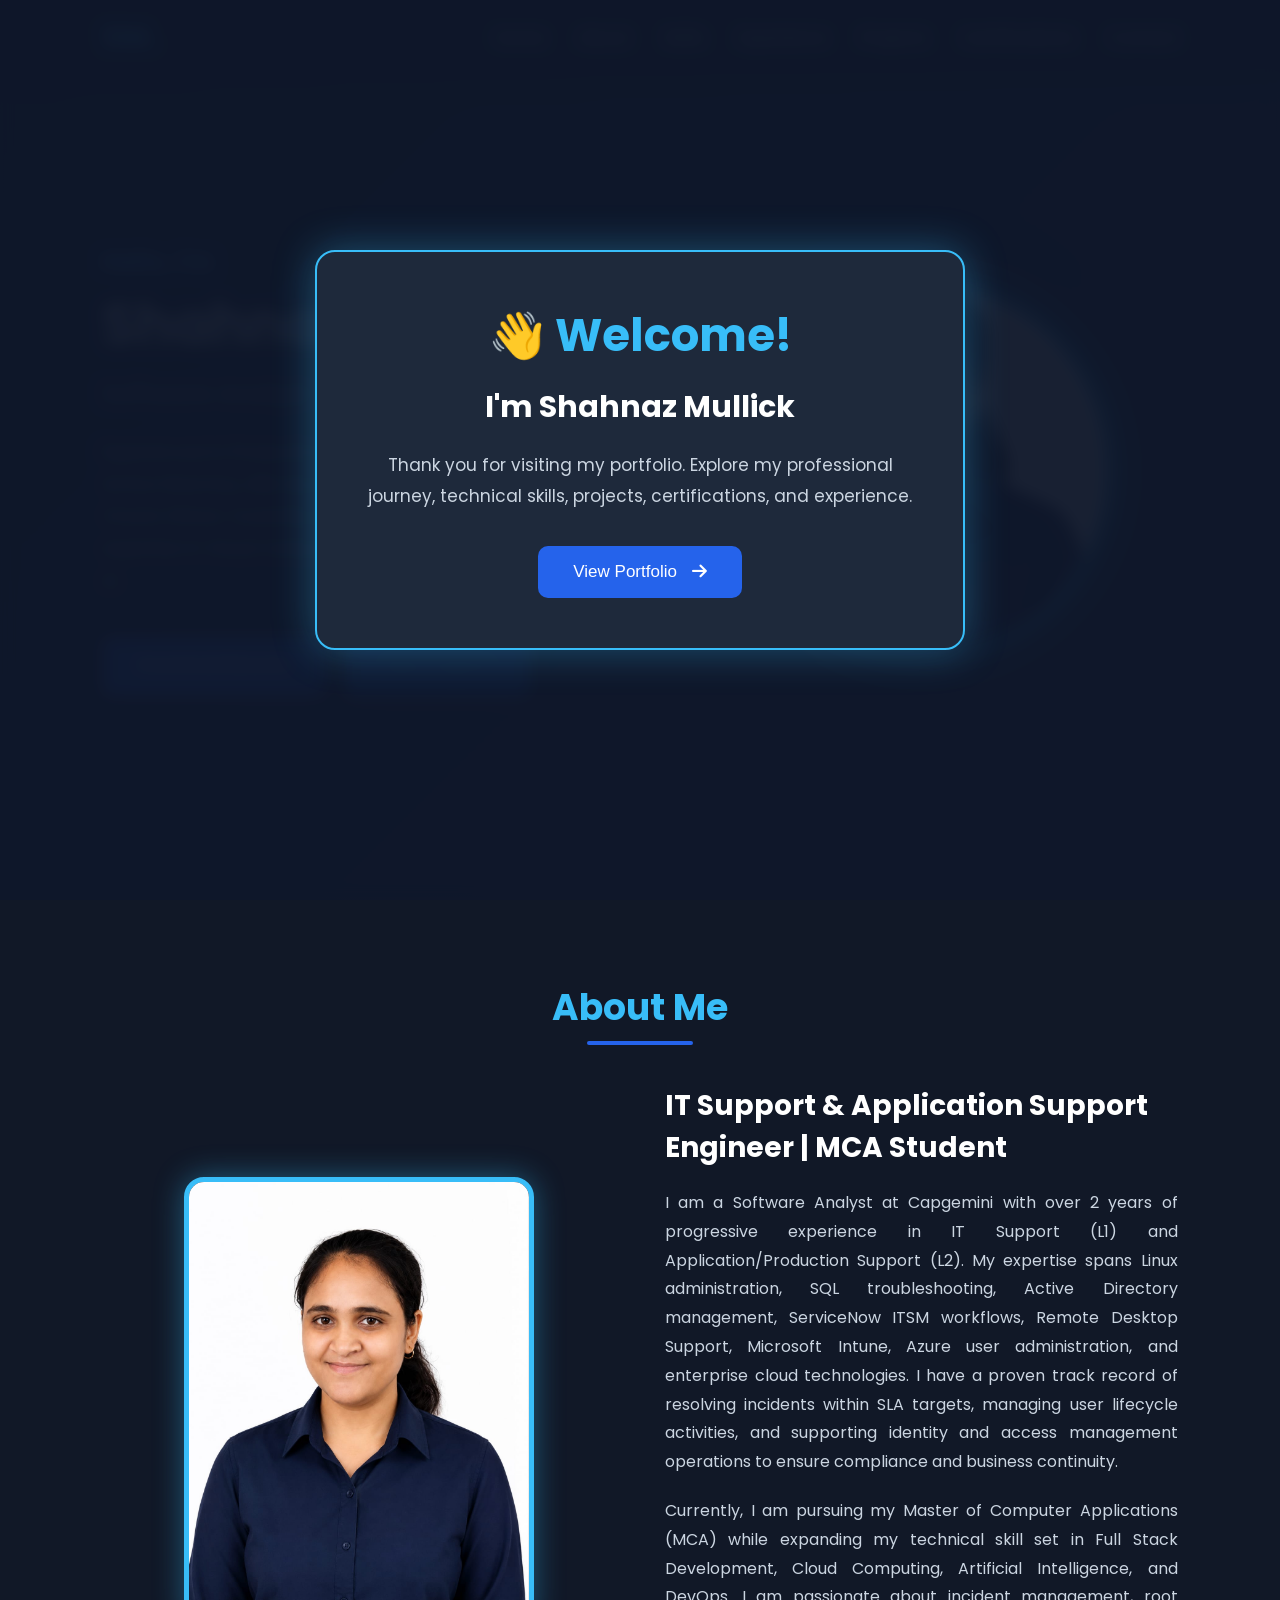
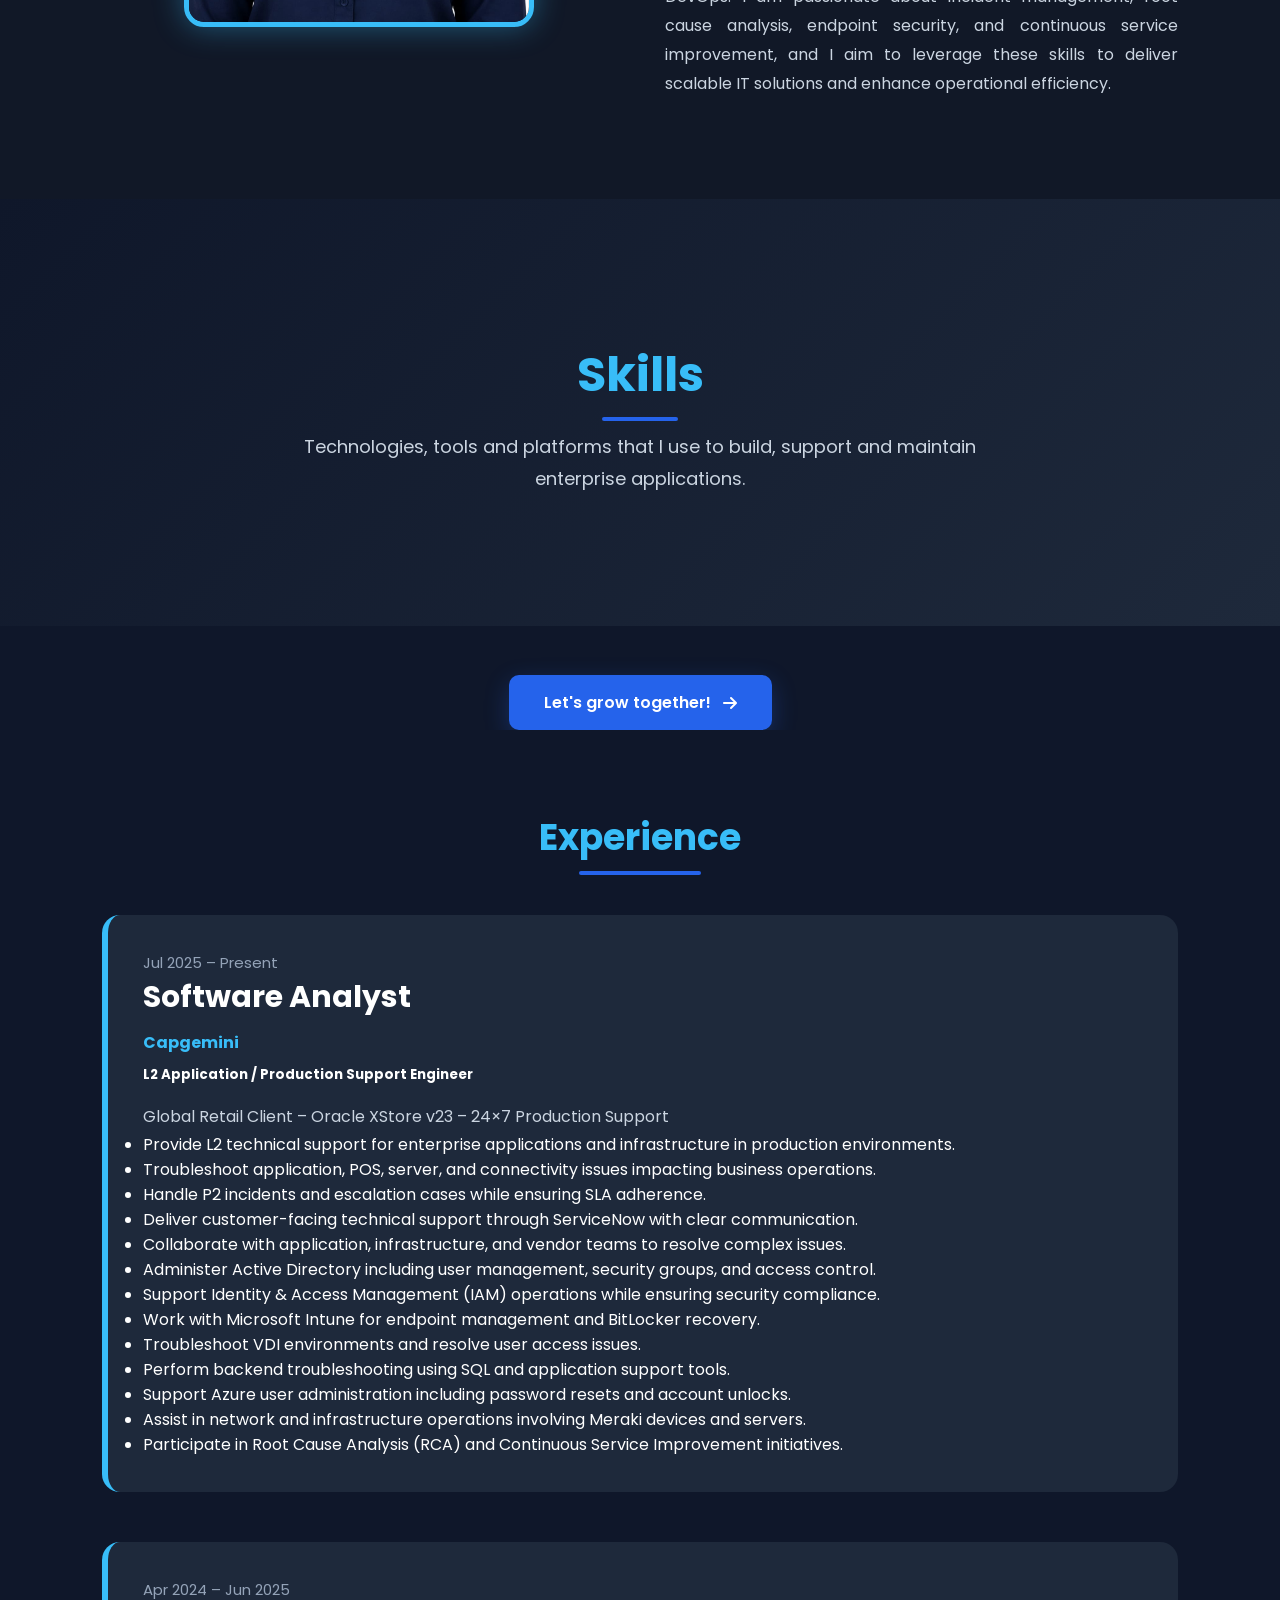
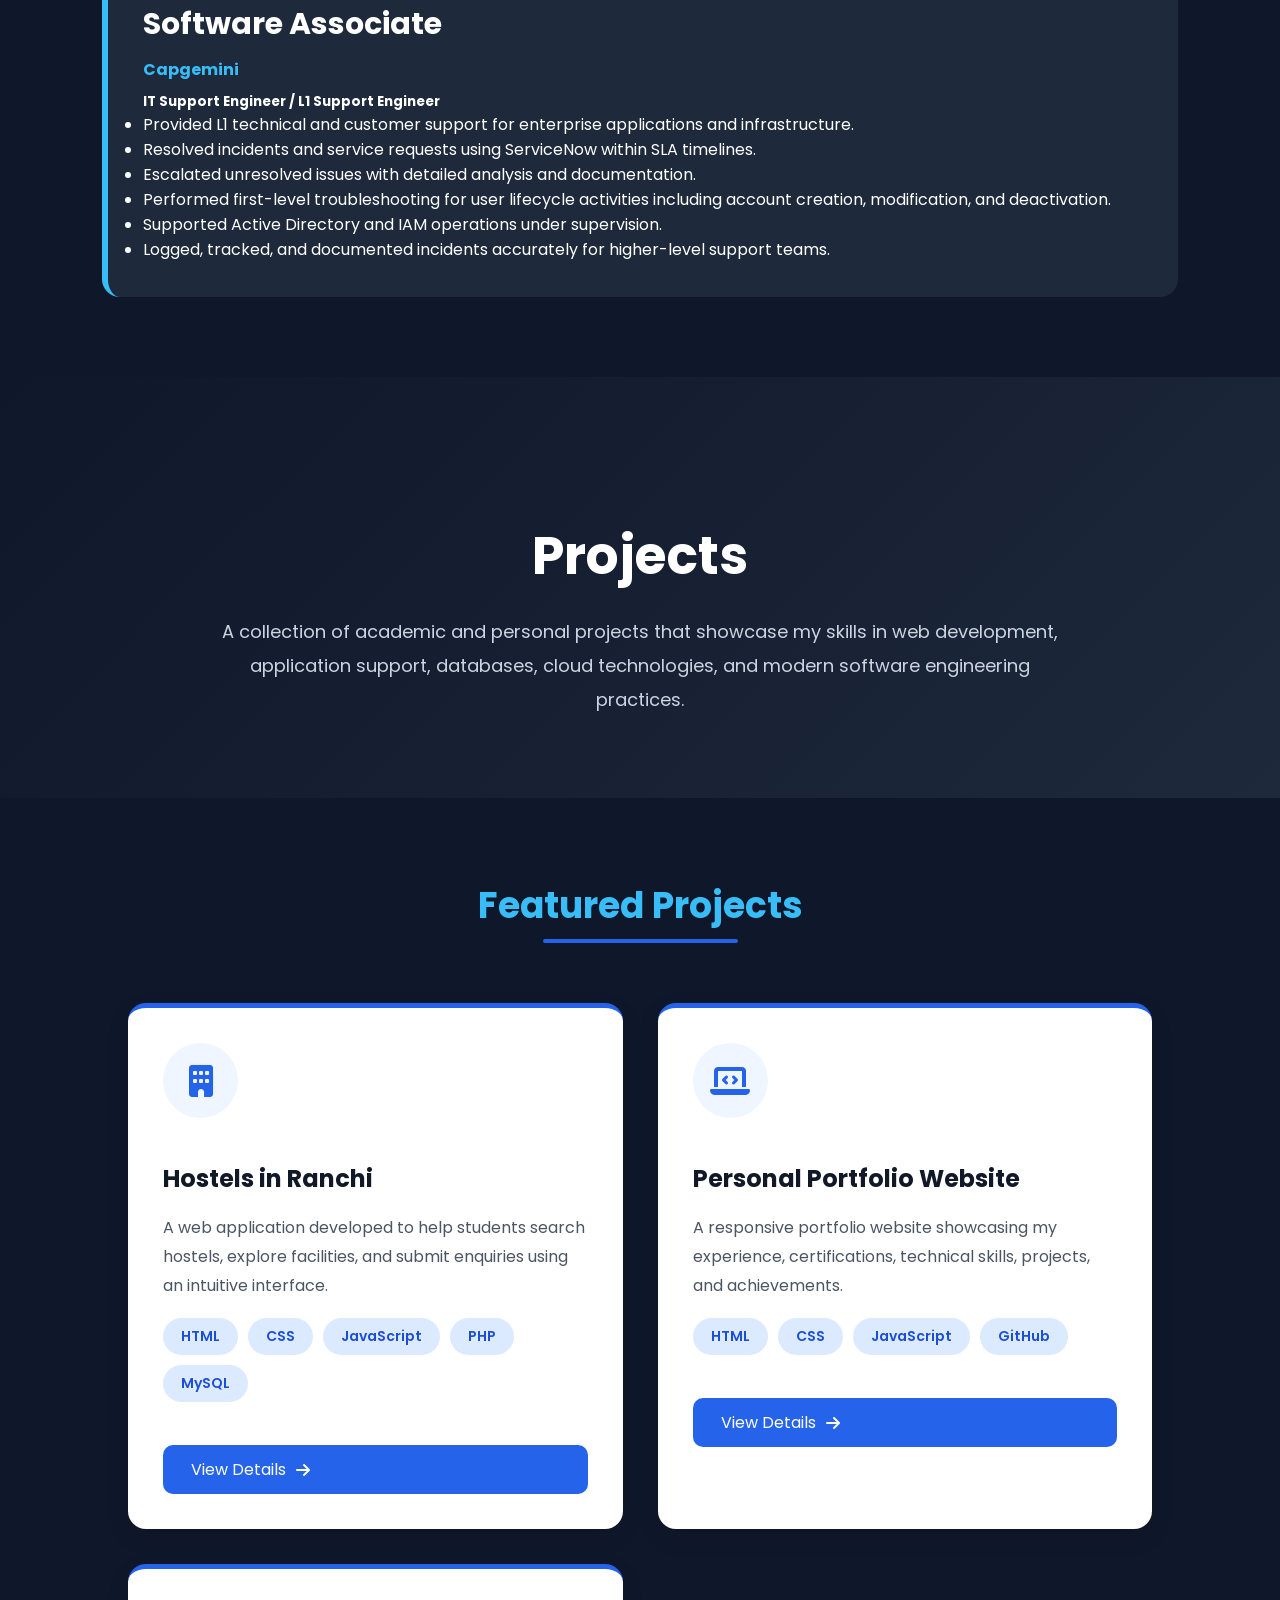
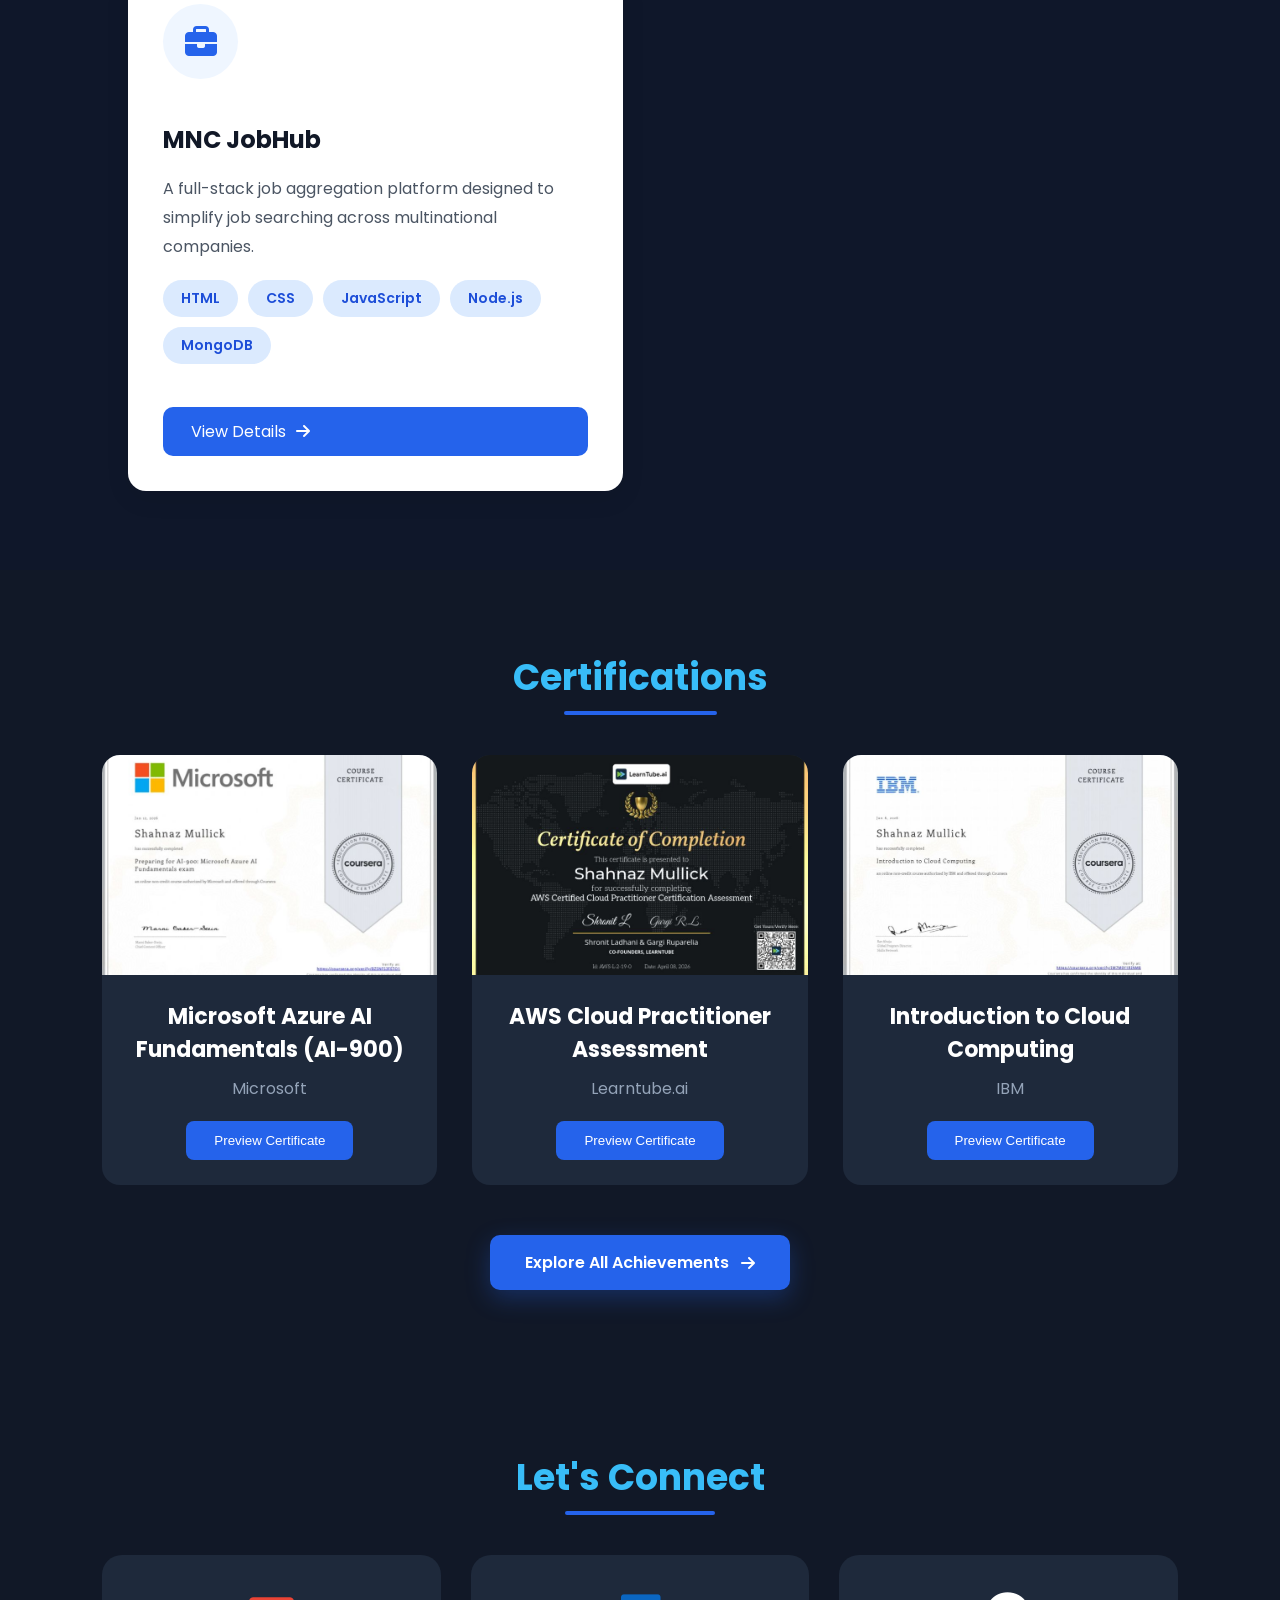
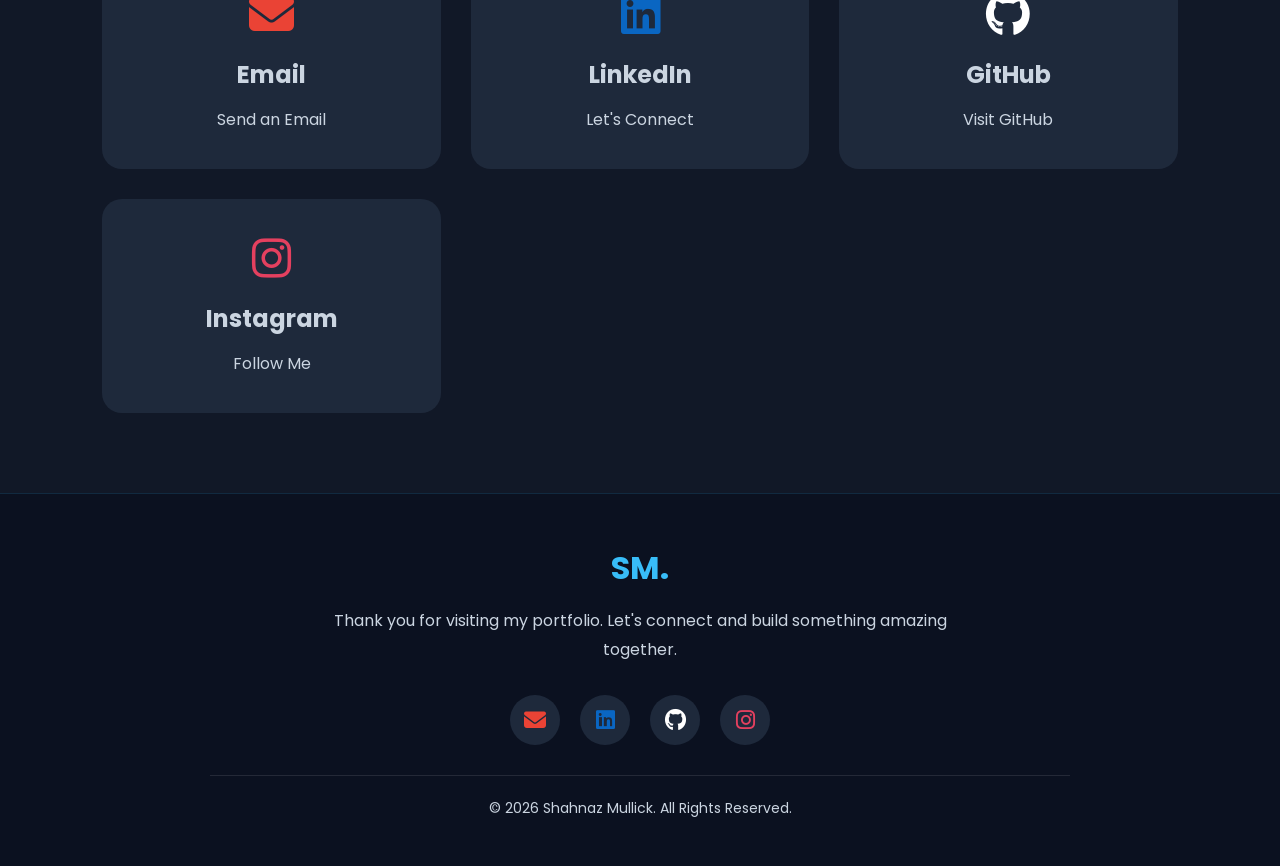
<file: index.html>
<!DOCTYPE html>
<html lang="en">

<head>

<meta charset="UTF-8">

<meta name="viewport" content="width=device-width, initial-scale=1.0">

<title>Shahnaz Mullick | Portfolio</title>

<link rel="stylesheet" href="css/style.css">

<link rel="preconnect" href="https://fonts.googleapis.com">

<link rel="preconnect" href="https://fonts.gstatic.com" crossorigin>

<link href="https://fonts.googleapis.com/css2?family=Poppins:wght@300;400;500;600;700&display=swap" rel="stylesheet">

<link rel="stylesheet"
href="https://cdnjs.cloudflare.com/ajax/libs/font-awesome/6.6.0/css/all.min.css">

</head>

<body>

    <!-- ===========================
     WELCOME SCREEN
=========================== -->

<div id="welcomeScreen">

    <div class="welcome-box">

        <h1>👋 Welcome!</h1>

        <h2>I'm Shahnaz Mullick</h2>

        <p>
            Thank you for visiting my portfolio.
            Explore my professional journey, technical skills,
            projects, certifications, and experience.
        </p>

        <button id="continueBtn">
            View Portfolio
            <i class="fa-solid fa-arrow-right"></i>
        </button>

    </div>

</div>


<nav>

    <div class="logo">
        <h2>SM.</h2>
    </div>

    <ul class="nav-links">

        <li><a href="index.html?skipWelcome=true">Home</a></li>

        <li><a href="#about">About</a></li>

        <li><a href="#skills">Skills</a></li>

        <li><a href="#experience">Experience</a></li>

        <li><a href="#projects">Projects</a></li>

        <li><a href="#certifications">Certifications</a></li>

        <li><a href="#contact">Contact</a></li>

    </ul>

    <div class="menu-btn">

        ☰

    </div>

</nav>

<section class="hero" id="home">


<div class="left">

<h4>Hello, I'm</h4>

<h1>Shahnaz Mullick</h1>

<h2><span id="changing-text">Software Analyst</span></h2>


<p>
    Experienced in Production Support, Enterprise Applications,
    Active Directory, IAM, Azure, Microsoft Intune, SQL, and Oracle XStore.
    Currently pursuing MCA and expanding my expertise in Cloud Computing,
    Full Stack Development, and AI.
</p>

<div class="buttons">

<a href="resume/Shahnaz_Mullick_Resume.pdf" download>
    Download Resume
</a>

<a href="#projects">View Projects</a>

</div>

</div>

<div class="right">

<img src="images/profile.jpeg" alt="Profile">

</div>

</section>


<!-- ABOUT -->

<section class="about reveal" id="about">

    <div class="section-title">
        <h2>About Me</h2>
    </div>

    <div class="about-container">

        <div class="about-image">
            <img src="images/profile.jpeg" alt="Shahnaz Mullick">
        </div>

        <div class="about-content">

            <h3>IT Support & Application Support Engineer | MCA Student</h3>

            <p>
                I am a Software Analyst at Capgemini with over 2 years of progressive experience in IT Support (L1) and
                 Application/Production Support (L2). 
                My expertise spans Linux administration, SQL troubleshooting, 
                Active Directory management, ServiceNow ITSM workflows, Remote Desktop Support, 
                Microsoft Intune, Azure user administration, and enterprise cloud technologies.
                 I have a proven track record of resolving incidents within SLA targets, 
                 managing user lifecycle activities, and supporting identity and 
                 access management operations to ensure compliance and business continuity.
            </p>

            <p>
                Currently, I am pursuing my Master of Computer Applications (MCA) 
                while expanding my technical skill set in Full Stack Development, 
                Cloud Computing, Artificial Intelligence, and DevOps. 
                I am passionate about incident management, root cause analysis, endpoint security, 
                and continuous service improvement, and I aim to leverage these skills to deliver scalable IT solutions and enhance operational efficiency.
            </p>

        </div>

    </div>

</section>

<!-- SKILLS -->

<section class="skills-hero reveal" id="skills">

    <div class="section-title">

        <h2>Skills</h2>

        <p>
            Technologies, tools and platforms that I use to build,
            support and maintain enterprise applications.
        </p>

    </div>

</section>


<div class="certificate-btn">
    <a href="skills.html" class="view-all-btn">
        Let's grow together!
        <i class="fa-solid fa-arrow-right"></i>
    </a>
</div>


<!-- EXPERIENCE -->

<section class="experience reveal" id="experience">

    <div class="section-title">
        <h2>Experience</h2>
    </div>

    <div class="experience-container">

        <!-- Current Role -->

        <div class="experience-card">

            <span class="experience-date">Jul 2025 – Present</span>

            <h3>Software Analyst</h3>

            <h4>Capgemini</h4>

            <h5>L2 Application / Production Support Engineer</h5>

            <p class="project-name">
                Global Retail Client – Oracle XStore v23 – 24×7 Production Support
            </p>

            <ul>

                <li>Provide L2 technical support for enterprise applications and infrastructure in production environments.</li>

                <li>Troubleshoot application, POS, server, and connectivity issues impacting business operations.</li>

                <li>Handle P2 incidents and escalation cases while ensuring SLA adherence.</li>

                <li>Deliver customer-facing technical support through ServiceNow with clear communication.</li>

                <li>Collaborate with application, infrastructure, and vendor teams to resolve complex issues.</li>

                <li>Administer Active Directory including user management, security groups, and access control.</li>

                <li>Support Identity & Access Management (IAM) operations while ensuring security compliance.</li>

                <li>Work with Microsoft Intune for endpoint management and BitLocker recovery.</li>

                <li>Troubleshoot VDI environments and resolve user access issues.</li>

                <li>Perform backend troubleshooting using SQL and application support tools.</li>

                <li>Support Azure user administration including password resets and account unlocks.</li>

                <li>Assist in network and infrastructure operations involving Meraki devices and servers.</li>

                <li>Participate in Root Cause Analysis (RCA) and Continuous Service Improvement initiatives.</li>

            </ul>

        </div>

        <!-- Previous Role -->

        <div class="experience-card">

            <span class="experience-date">Apr 2024 – Jun 2025</span>

            <h3>Software Associate</h3>

            <h4>Capgemini</h4>

            <h5>IT Support Engineer / L1 Support Engineer</h5>

            <ul>

                <li>Provided L1 technical and customer support for enterprise applications and infrastructure.</li>

                <li>Resolved incidents and service requests using ServiceNow within SLA timelines.</li>

                <li>Escalated unresolved issues with detailed analysis and documentation.</li>

                <li>Performed first-level troubleshooting for user lifecycle activities including account creation, modification, and deactivation.</li>

                <li>Supported Active Directory and IAM operations under supervision.</li>

                <li>Logged, tracked, and documented incidents accurately for higher-level support teams.</li>

            </ul>

        </div>

    </div>

</section>


<section class="projects-hero reveal" id="projects">

    <div class="hero-content">

        <h1>Projects</h1>

        <p>
            A collection of academic and personal projects that showcase my
            skills in web development, application support, databases,
            cloud technologies, and modern software engineering practices.
        </p>

    </div>

</section>


<section class="projects reveal">

<div class="section-title">

<h2>Featured Projects</h2>

</div>

<div class="project-container">


    <div class="project-card">

    <div class="project-icon">

        <i class="fa-solid fa-building"></i>

    </div>

    <h3>Hostels in Ranchi</h3>

    <p>

        A web application developed to help students search hostels,
        explore facilities, and submit enquiries using an intuitive interface.

    </p>

    <div class="tech-stack">

        <span>HTML</span>

        <span>CSS</span>

        <span>JavaScript</span>

        <span>PHP</span>

        <span>MySQL</span>

    </div>

    <a href="projects.html#project1" class="project-btn">

        View Details

        <i class="fa-solid fa-arrow-right"></i>

    </a>

</div>


<div class="project-card">

    <div class="project-icon">

        <i class="fa-solid fa-laptop-code"></i>

    </div>

    <h3>Personal Portfolio Website</h3>

    <p>

        A responsive portfolio website showcasing my experience,
        certifications, technical skills, projects, and achievements.

    </p>

    <div class="tech-stack">

        <span>HTML</span>

        <span>CSS</span>

        <span>JavaScript</span>

        <span>GitHub</span>

    </div>

    <a href="projects.html#project2" class="project-btn">
        View Details

        <i class="fa-solid fa-arrow-right"></i>

    </a>

</div>


<div class="project-card">

    <div class="project-icon">

        <i class="fa-solid fa-briefcase"></i>

    </div>

    <h3>MNC JobHub</h3>

    <p>

        A full-stack job aggregation platform designed to simplify
        job searching across multinational companies.

    </p>

    <div class="tech-stack">

        <span>HTML</span>

        <span>CSS</span>

        <span>JavaScript</span>

        <span>Node.js</span>

        <span>MongoDB</span>

    </div>



    <a href="projects.html#project3" class="project-btn">

        View Details

        <i class="fa-solid fa-arrow-right"></i>

    </a>

</div>


</div>

</section>

<!-- ===========================
     CERTIFICATIONS
=========================== -->

<section class="certifications reveal" id="certifications">

    <div class="section-title">
        <h2>Certifications</h2>
    </div>

    <div class="certificate-container">

        <!-- Certificate 1 -->

        <div class="certificate-card">

           <img src="images/certificate-AI-900.jpg" alt="AI-900">
            <div class="certificate-info">

                <h3>Microsoft Azure AI Fundamentals (AI-900)</h3>

                <p>Microsoft</p>

                <button onclick="openCertificate('images/certificate-AI-900.jpg')">
                    Preview Certificate
                </button>

            </div>

        </div>

        <!-- Certificate 2 -->



        <div class="certificate-card">

            <img src="images/certificate-AWS cloud.jpg" alt="AWS">

            <div class="certificate-info">

                <h3>AWS Cloud Practitioner Assessment</h3>

                <p>Learntube.ai</p>

                <button onclick="openCertificate('images/certificate-AWS cloud.jpg')">
                    Preview Certificate
                </button>

            </div>

        </div>

        



        

        <!-- Certificate 3 -->

        <div class="certificate-card">

            <img src="images/certificate-introduction cloud computing.jpg" alt="IBM">

            <div class="certificate-info">

                <h3>Introduction to Cloud Computing</h3>

                <p>IBM</p>

                <button onclick="openCertificate('images/certificate-introduction cloud computing.jpg')">
                    Preview Certificate
                </button>

            </div>

        </div>

    </div>


    <div class="certificate-btn">
    <a href="certificates.html" class="view-all-btn">
        Explore All Achievements
        <i class="fa-solid fa-arrow-right"></i>
    </a>
</div>


</section>





<!-- CONTACT -->

<section class="contact reveal" id="contact">

    <div class="section-title">
        <h2>Let's Connect</h2>
    </div>
    

    <div class="contact-container">

        <div class="contact-card email">

            <i class="fa-solid fa-envelope"></i>

            <h3> <a href="mailto:shahnazz2801@gmail.com">Email</a></h3>

            <a href="mailto:shahnazz2801@gmail.com">
                Send an Email
            </a>

        </div>

        <div class="contact-card linkedin">

            <i class="fa-brands fa-linkedin"></i>

            <h3><a href="https://www.linkedin.com/in/shahnaz-mullick-7532b7250" target="_blank">LinkedIn</a></h3>

            <a href="https://www.linkedin.com/in/shahnaz-mullick-7532b7250" target="_blank">
                Let's Connect
            </a>

        </div>

        <div class="contact-card github">

            <i class="fa-brands fa-github"></i>

            <h3><a href="https://github.com/shah2801" target="_blank">GitHub</a></h3>

            <a href="https://github.com/shah2801" target="_blank">
                Visit GitHub
            </a>

        </div>

        <div class="contact-card instagram">

    <i class="fa-brands fa-instagram"></i>

    <h3><a href="https://instagram.com/shahnu_2101" target="_blank">Instagram</a></h3>

    <a href="https://instagram.com/shahnu_2101" target="_blank">
        Follow Me
    </a>

</div>

    </div>

</section>



<div id="certificatePopup">

    <span id="closePopup">&times;</span>

    <img id="popupImage">

</div>

<!-- FOOTER -->

<footer class="footer">

    <div class="footer-content">

        <h2>SM.</h2>

        <p>
            Thank you for visiting my portfolio.
            Let's connect and build something amazing together.
        </p>

        <div class="footer-social">

            <a href="mailto:shahnazz2801@gmail.com">
                <i class="fa-solid fa-envelope"></i>
            </a>

            <a href="https://www.linkedin.com/in/shahnaz-mullick-7532b7250" target="_blank">
                <i class="fa-brands fa-linkedin"></i>
            </a>

            <a href="https://github.com/shah2801" target="_blank">
                <i class="fa-brands fa-github"></i>
            </a>

            <a href="https://instagram.com/shahnu_2101" target="_blank">
                <i class="fa-brands fa-instagram"></i>
            </a>

        </div>

        <hr>

        <p class="copyright">
            © 2026 Shahnaz Mullick. All Rights Reserved.
        </p>

    </div>

</footer>



<script src="js/script.js"></script>





</body>

</html>
</file>
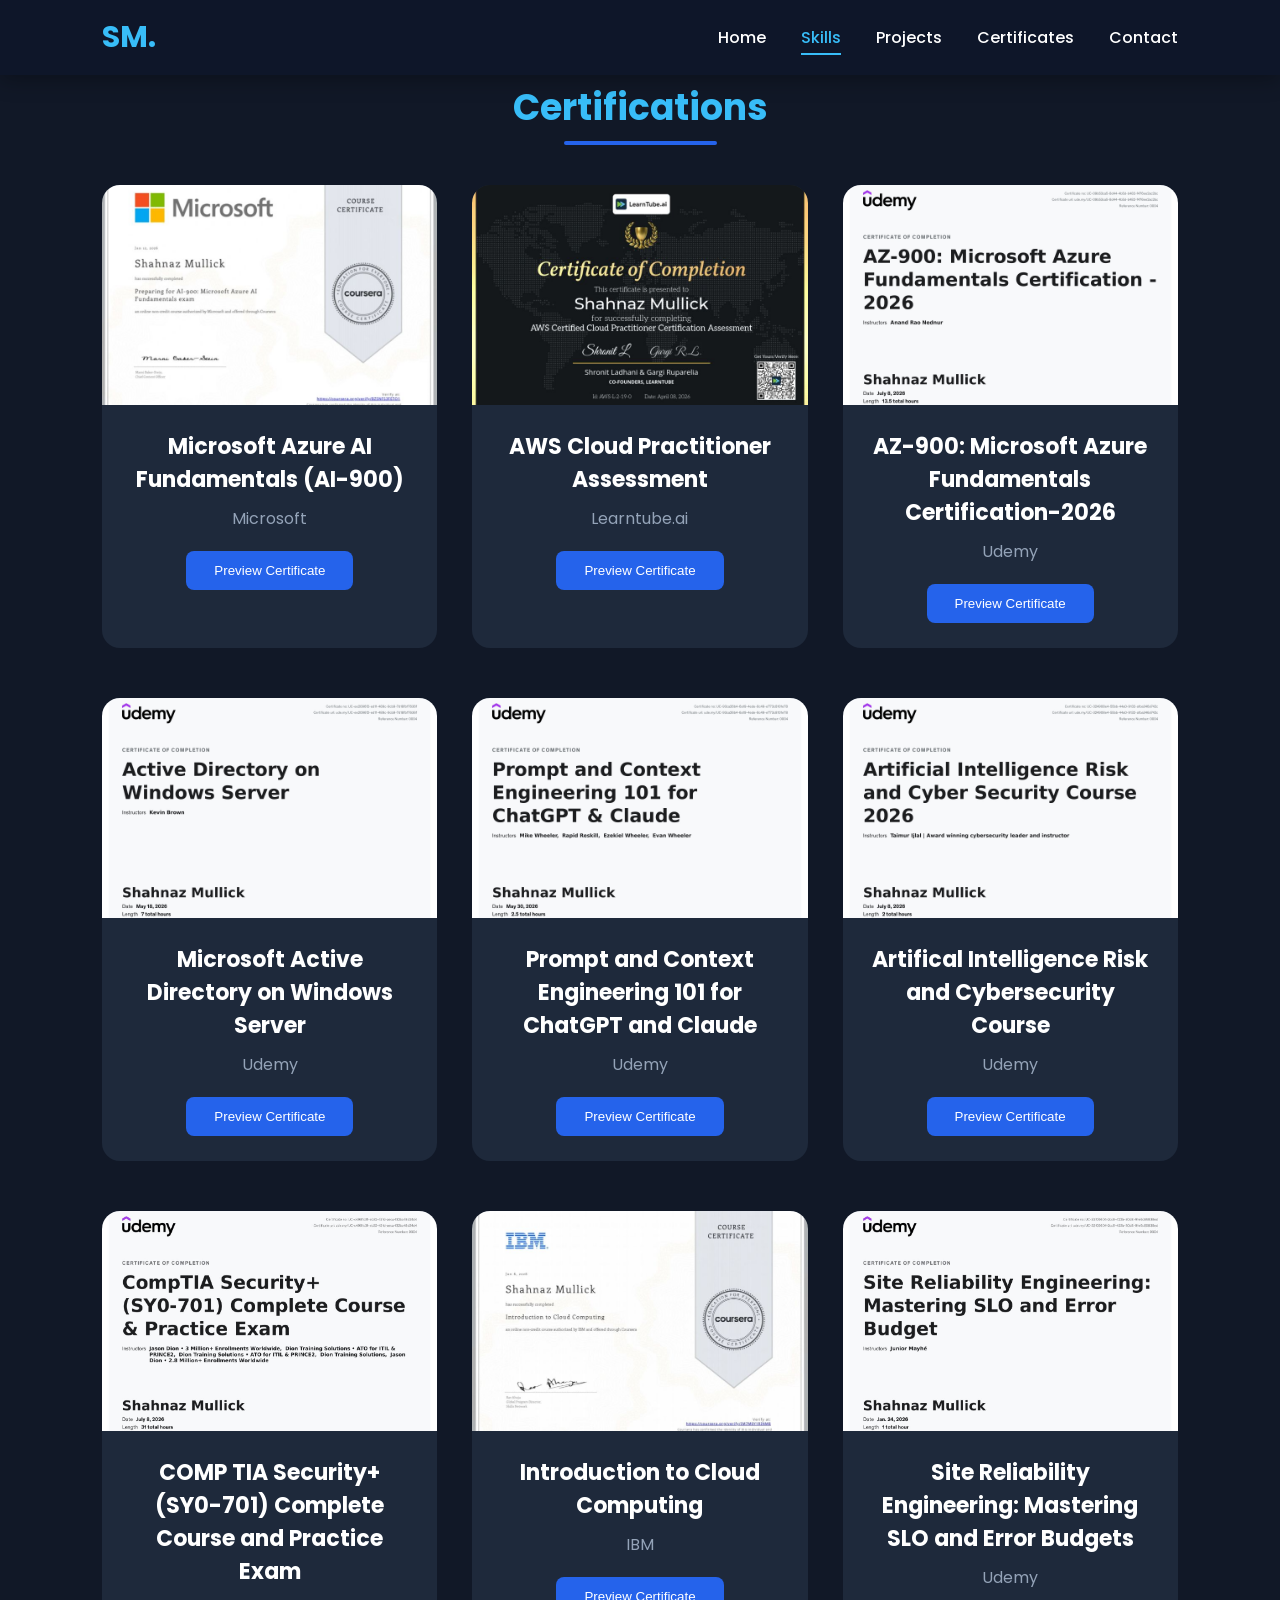
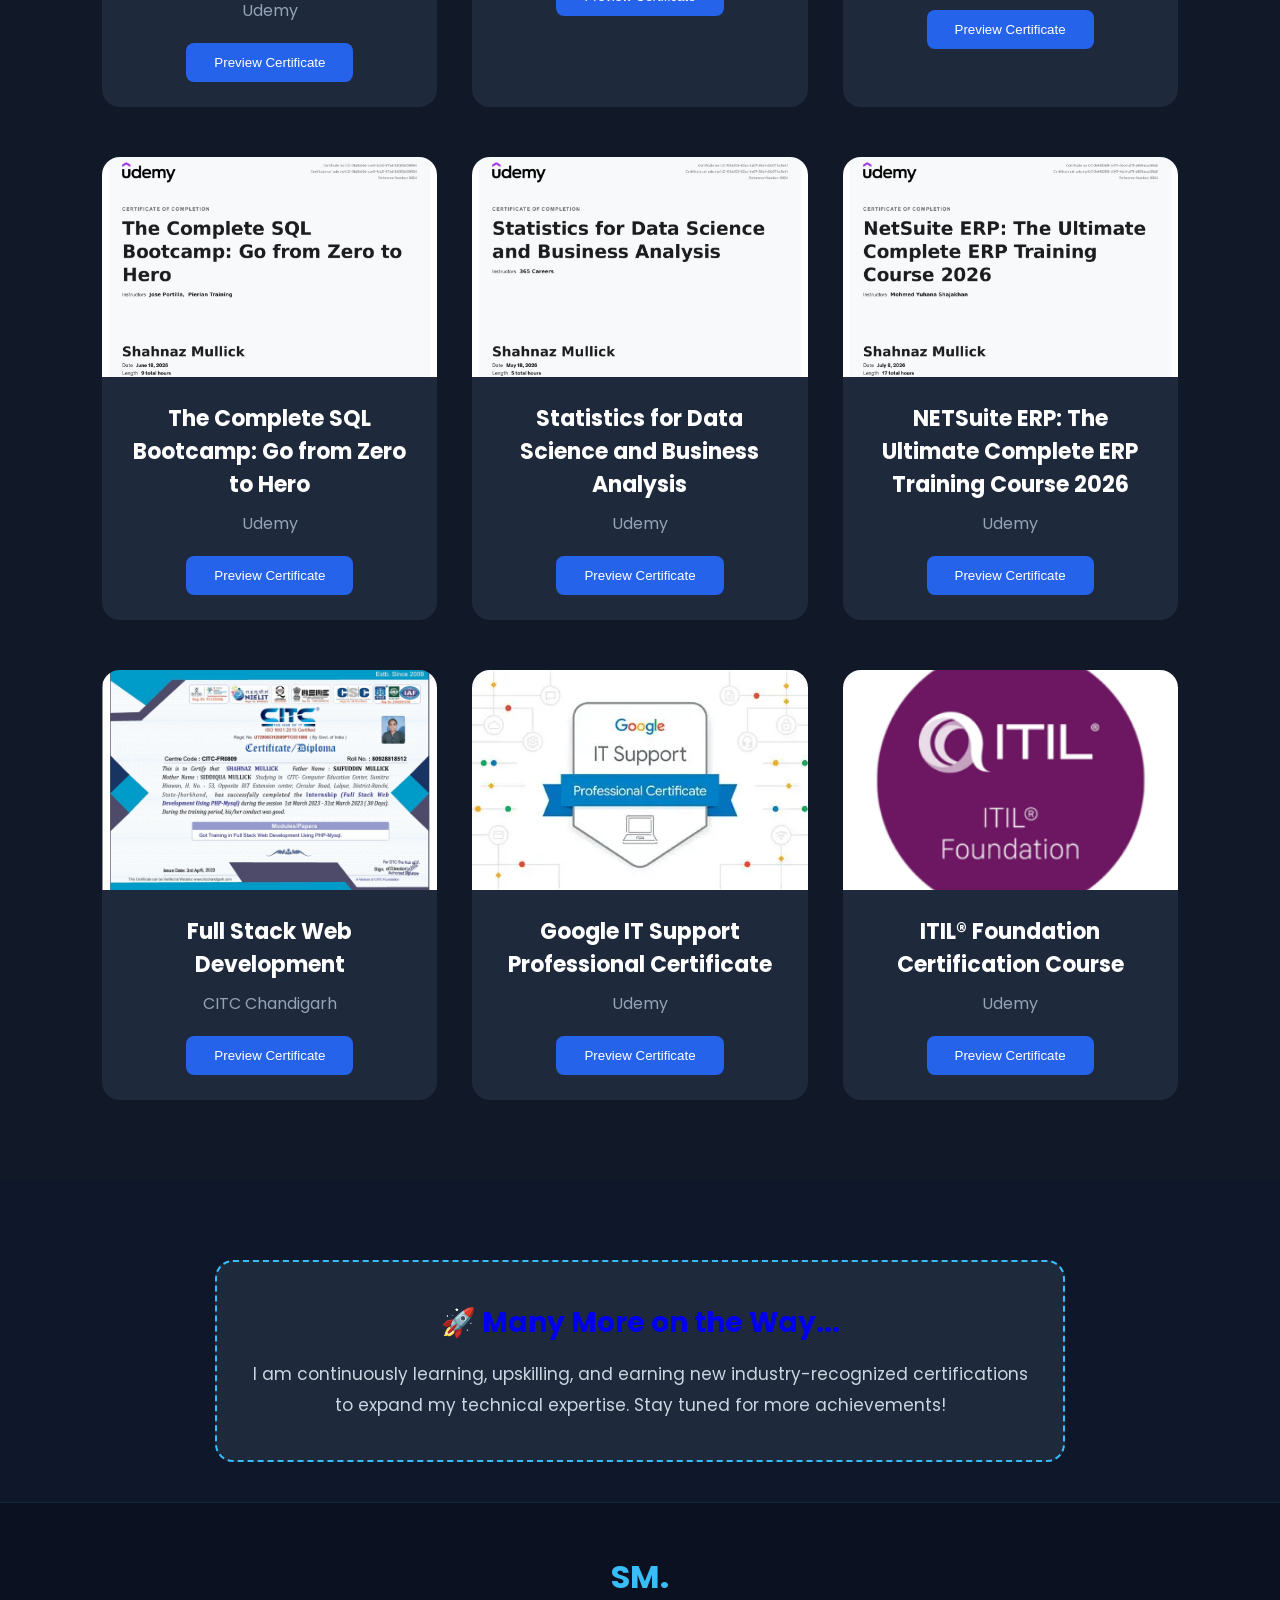
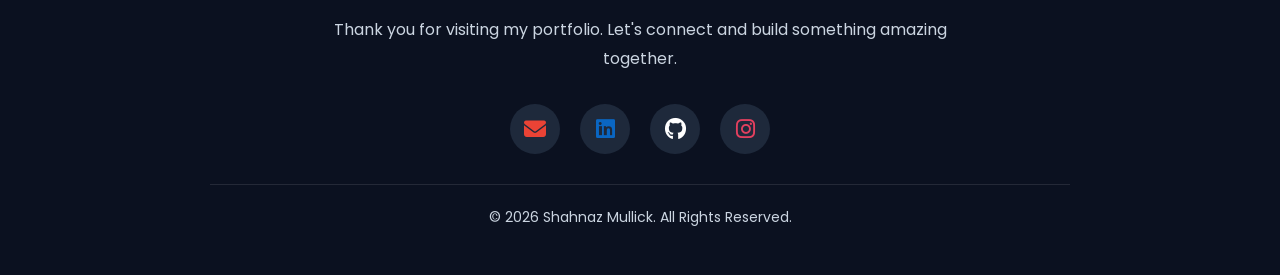
<file: certificates.html>
<!DOCTYPE html>
<html lang="en">

<head>

<meta charset="UTF-8">

<meta name="viewport" content="width=device-width, initial-scale=1.0">

<title>Shahnaz Mullick | Portfolio</title>

<link rel="stylesheet" href="css/style.css">

<link rel="preconnect" href="https://fonts.googleapis.com">

<link rel="preconnect" href="https://fonts.gstatic.com" crossorigin>

<link href="https://fonts.googleapis.com/css2?family=Poppins:wght@300;400;500;600;700&display=swap" rel="stylesheet">

<link rel="stylesheet"
href="https://cdnjs.cloudflare.com/ajax/libs/font-awesome/6.6.0/css/all.min.css">

</head>

<body>


<nav>

    <div class="logo">
        <h2>SM.</h2>
    </div>


    <ul class="nav-links">

        <li><a href="index.html?skipWelcome=true">Home</a></li>
        <li><a href="skills.html" class="active">Skills</a></li>
        <li><a href="projects.html">Projects</a></li>
        <li><a href="certificates.html">Certificates</a></li>
        <li><a href="index.html?skipWelcome=true#contact">Contact</a></li>

    </ul>

    <div class="menu-btn">

        ☰

    </div>

</nav>

<!-- ===========================
     CERTIFICATIONS
=========================== -->

<section class="certifications" id="certifications">

    <div class="section-title">
        <h2>Certifications</h2>
    </div>

    <div class="certificate-container">

        <!-- Certificate 1 -->

        <div class="certificate-card">

           <img src="images/certificate-AI-900.jpg" alt="AI-900">
            <div class="certificate-info">

                <h3>Microsoft Azure AI Fundamentals (AI-900)</h3>

                <p>Microsoft</p>

                <button onclick="openCertificate('images/certificate-AI-900.jpg')">
                    Preview Certificate
                </button>

            </div>

        </div>

        <!-- Certificate 2 -->



        <div class="certificate-card">

            <img src="images/certificate-AWS cloud.jpg" alt="AWS">

            <div class="certificate-info">

                <h3>AWS Cloud Practitioner Assessment</h3>

                <p>Learntube.ai</p>

                <button onclick="openCertificate('images/certificate-AWS cloud.jpg')">
                    Preview Certificate
                </button>

            </div>

        </div>

        



        

        <!-- Certificate 3 -->

        <div class="certificate-card">

            <img src="images/certificate-AZ-900.jpg" alt="IBM">

            <div class="certificate-info">

                <h3>AZ-900: Microsoft Azure Fundamentals Certification-2026</h3>

                <p>Udemy</p>

                <button onclick="openCertificate('images/certificate-AZ-900.jpg')">
                    Preview Certificate
                </button>

            </div>

        </div>

    </div>


<div class="certificate-container">

        <!-- Certificate 4 -->

        <div class="certificate-card">

           <img src="images/certificate-active directory.jpg" alt="Active Directory">
            <div class="certificate-info">

                <h3>Microsoft Active Directory on Windows Server</h3>

                <p>Udemy</p>

                <button onclick="openCertificate('images/certificate-active directory.jpg')">
                    Preview Certificate
                </button>

            </div>

        </div>

        <!-- Certificate 5 -->

        <div class="certificate-card">

            <img src="images/certificate-chatgpt.jpg" alt="IBM">

            <div class="certificate-info">

                <h3>Prompt and Context Engineering 101 for ChatGPT and Claude</h3>

                <p>Udemy</p>

                <button onclick="openCertificate('images/certificate-chatgpt.jpg')">
                    Preview Certificate
                </button>

            </div>

        </div> 





        



        

        <!-- Certificate 6 -->

       <div class="certificate-card">

            <img src="images/certificate-AI.jpg" alt="AWS">

            <div class="certificate-info">

                <h3>Artifical Intelligence Risk and Cybersecurity Course</h3>

                <p>Udemy</p>

                <button onclick="openCertificate('images/certificate-AI.jpg')">
                    Preview Certificate
                </button>

            </div>

        </div>

    </div>


    <div class="certificate-container">

        <!-- Certificate 7 -->

        <div class="certificate-card">

           <img src="images/certificate-comp.jpg" alt="COMP TIA Security+">
            <div class="certificate-info">

                <h3>COMP TIA Security+ (SY0-701) Complete Course and Practice Exam</h3>

                <p>Udemy</p>

                <button onclick="openCertificate('images/certificate-comp.jpg')">
                    Preview Certificate
                </button>

            </div>

        </div>

        <!-- Certificate 8 -->

        


        <div class="certificate-card">

            <img src="images/certificate-introduction cloud computing.jpg" alt="IBM">

            <div class="certificate-info">

                <h3>Introduction to Cloud Computing</h3>

                <p>IBM</p>

                <button onclick="openCertificate('images/certificate-introduction cloud computing.jpg')">
                    Preview Certificate
                </button>

            </div>

        </div>
        



        

        <!-- Certificate 9 -->

        <div class="certificate-card">

            <img src="images/certificate-slo.jpg" alt="AWS">

            <div class="certificate-info">

                <h3>Site Reliability Engineering: Mastering SLO and Error Budgets</h3>

                <p>Udemy</p>

                <button onclick="openCertificate('images/certificate-slo.jpg')">
                    Preview Certificate
                </button>

            </div>

        </div>

    </div>



    <div class="certificate-container">

        <!-- Certificate 10 -->

        <div class="certificate-card">

           <img src="images/certificate-sql.jpg" alt="SQL">
            <div class="certificate-info">

                <h3>The Complete SQL Bootcamp: Go from Zero to Hero</h3>

                <p>Udemy</p>

                <button onclick="openCertificate('images/certificate-sql.jpg')">
                    Preview Certificate
                </button>

            </div>

        </div>

        <!-- Certificate 11 -->



        <div class="certificate-card">

            <img src="images/certificate-datascience.jpg" alt="data science">

            <div class="certificate-info">

                <h3>Statistics for Data Science and Business Analysis</h3>

                <p>Udemy</p>

                <button onclick="openCertificate('images/certificate-datascience.jpg')">
                    Preview Certificate
                </button>

            </div>

        </div>

        



        

        <!-- Certificate 12 -->

        <div class="certificate-card">

            <img src="images/certificate-net.jpg" alt="NETSuite">

            <div class="certificate-info">

                <h3>NETSuite ERP: The Ultimate Complete ERP Training Course 2026</h3>

                <p>Udemy</p>

                <button onclick="openCertificate('images/certificate-net.jpg')">
                    Preview Certificate
                </button>

            </div>

        </div>

    </div>


    <div class="certificate-container">

        <!-- Certificate 1 -->

        <div class="certificate-card">

           <img src="images/web.jpeg" alt="web development">
            <div class="certificate-info">

                <h3>Full Stack Web Development</h3>

                <p>CITC Chandigarh</p>

                <button onclick="openCertificate('images/web.jpeg')">
                    Preview Certificate
                </button>

            </div>

        </div>

        <!-- Certificate 2 -->



        <div class="certificate-card">

            <img src="images/gooogle.webp" alt="Google IT Support">

            <div class="certificate-info">

                <h3>Google IT Support Professional Certificate</h3>

                <p>Udemy</p>

                <button onclick="openCertificate('images/gooogle.webp')">
                    Preview Certificate
                </button>

            </div>

        </div>

        



        

        <!-- Certificate 3 -->

        <div class="certificate-card">

            <img src="images/ITIL.png" alt="ITIL">

            <div class="certificate-info">

                <h3>ITIL® Foundation Certification Course</h3>

                <p>Udemy</p>

                <button onclick="openCertificate('images/ITIL.png')">
                    Preview Certificate
                </button>

            </div>

        </div>

    </div>




</section>





   <div id="certificatePopup">

    <span id="closePopup">&times;</span>

    <img id="popupImage">

</div> 
    


<div class="more-certificates">
    <h3><a href="index.html">🚀 Many More on the Way...</a></h3>
    <p>
        I am continuously learning, upskilling, and earning new industry-recognized certifications to expand my technical expertise.
        Stay tuned for more achievements!
    </p>
</div>


<!-- FOOTER -->

<footer class="footer">

    <div class="footer-content">

        <h2>SM.</h2>

        <p>
            Thank you for visiting my portfolio.
            Let's connect and build something amazing together.
        </p>

        <div class="footer-social">

            <a href="mailto:shahnazz2801@gmail.com">
                <i class="fa-solid fa-envelope"></i>
            </a>

            <a href="https://www.linkedin.com/in/shahnaz-mullick-7532b7250" target="_blank">
                <i class="fa-brands fa-linkedin"></i>
            </a>

            <a href="https://github.com/shah2801" target="_blank">
                <i class="fa-brands fa-github"></i>
            </a>

            <a href="https://instagram.com/shahnu_2101" target="_blank">
                <i class="fa-brands fa-instagram"></i>
            </a>

        </div>

        <hr>

        <p class="copyright">
            © 2026 Shahnaz Mullick. All Rights Reserved.
        </p>

    </div>

</footer>


<script src="js/script.js"></script>

</body>

</html>
</file>
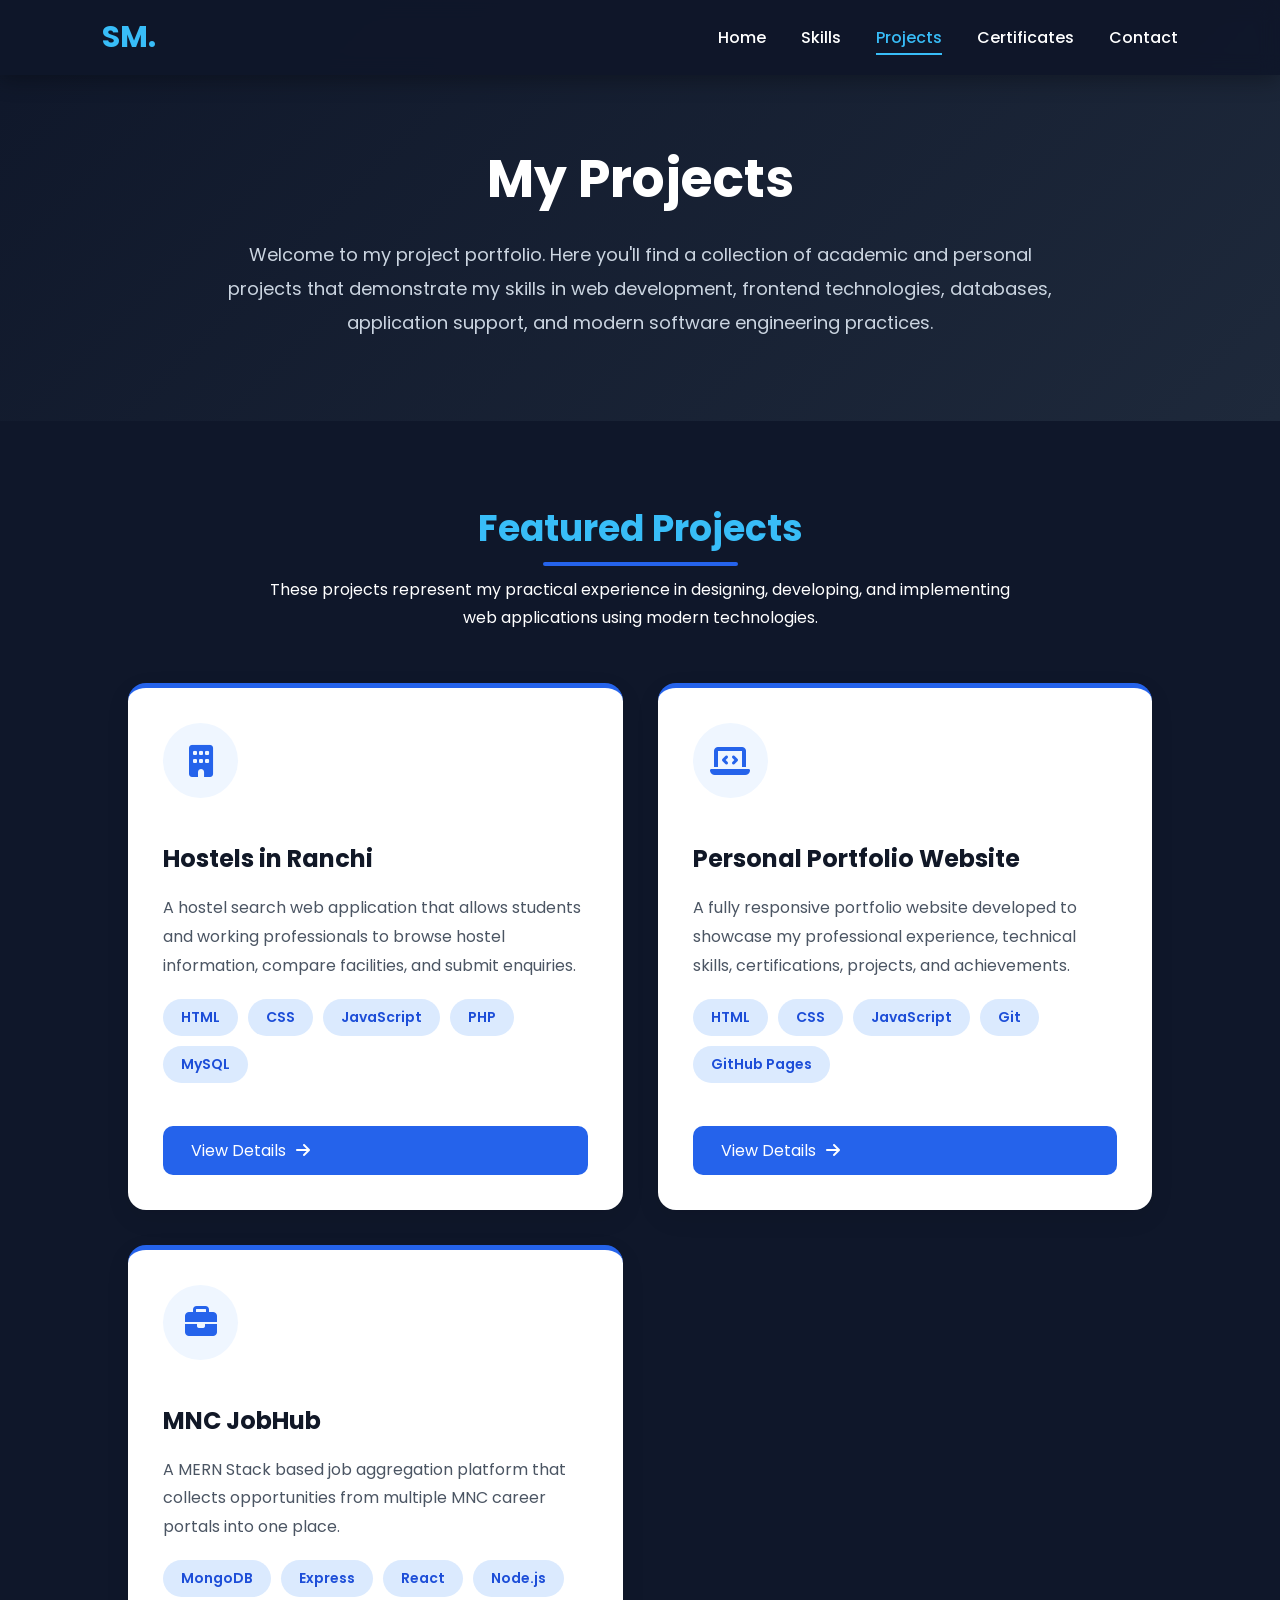
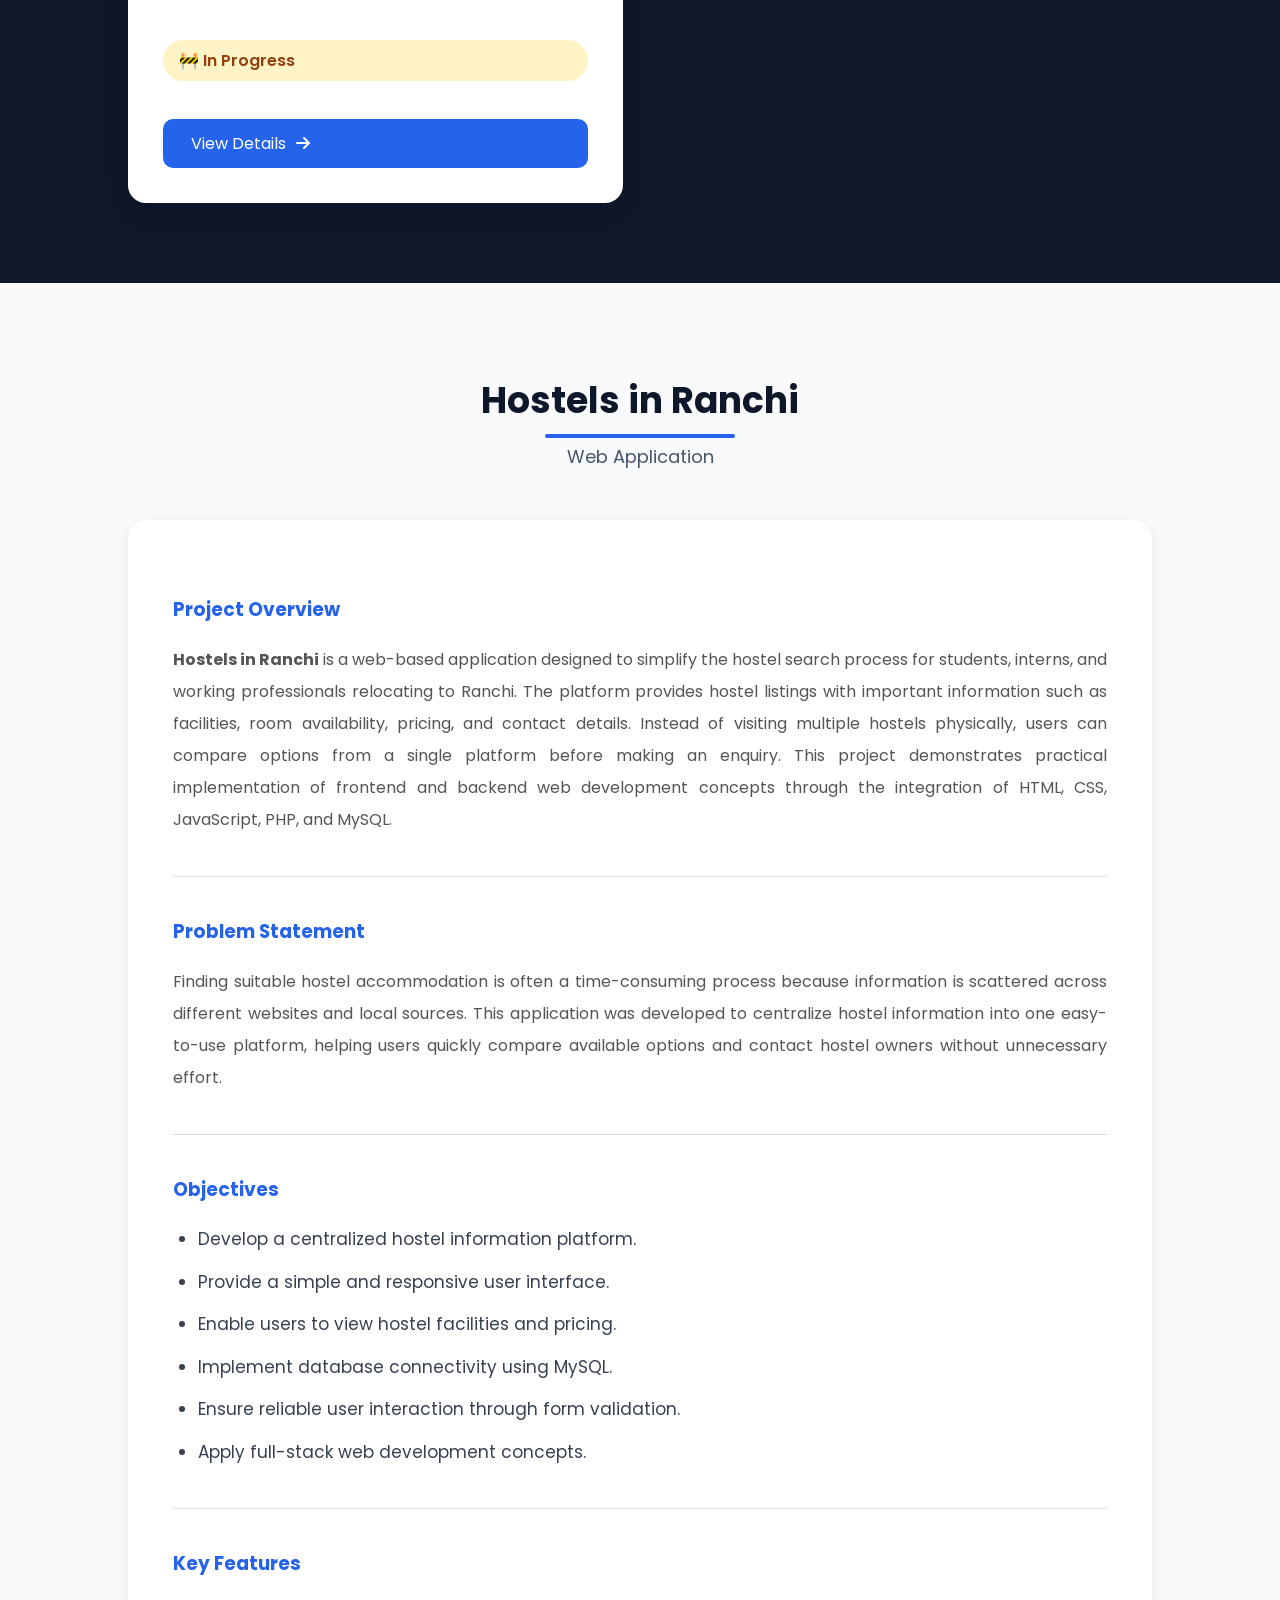
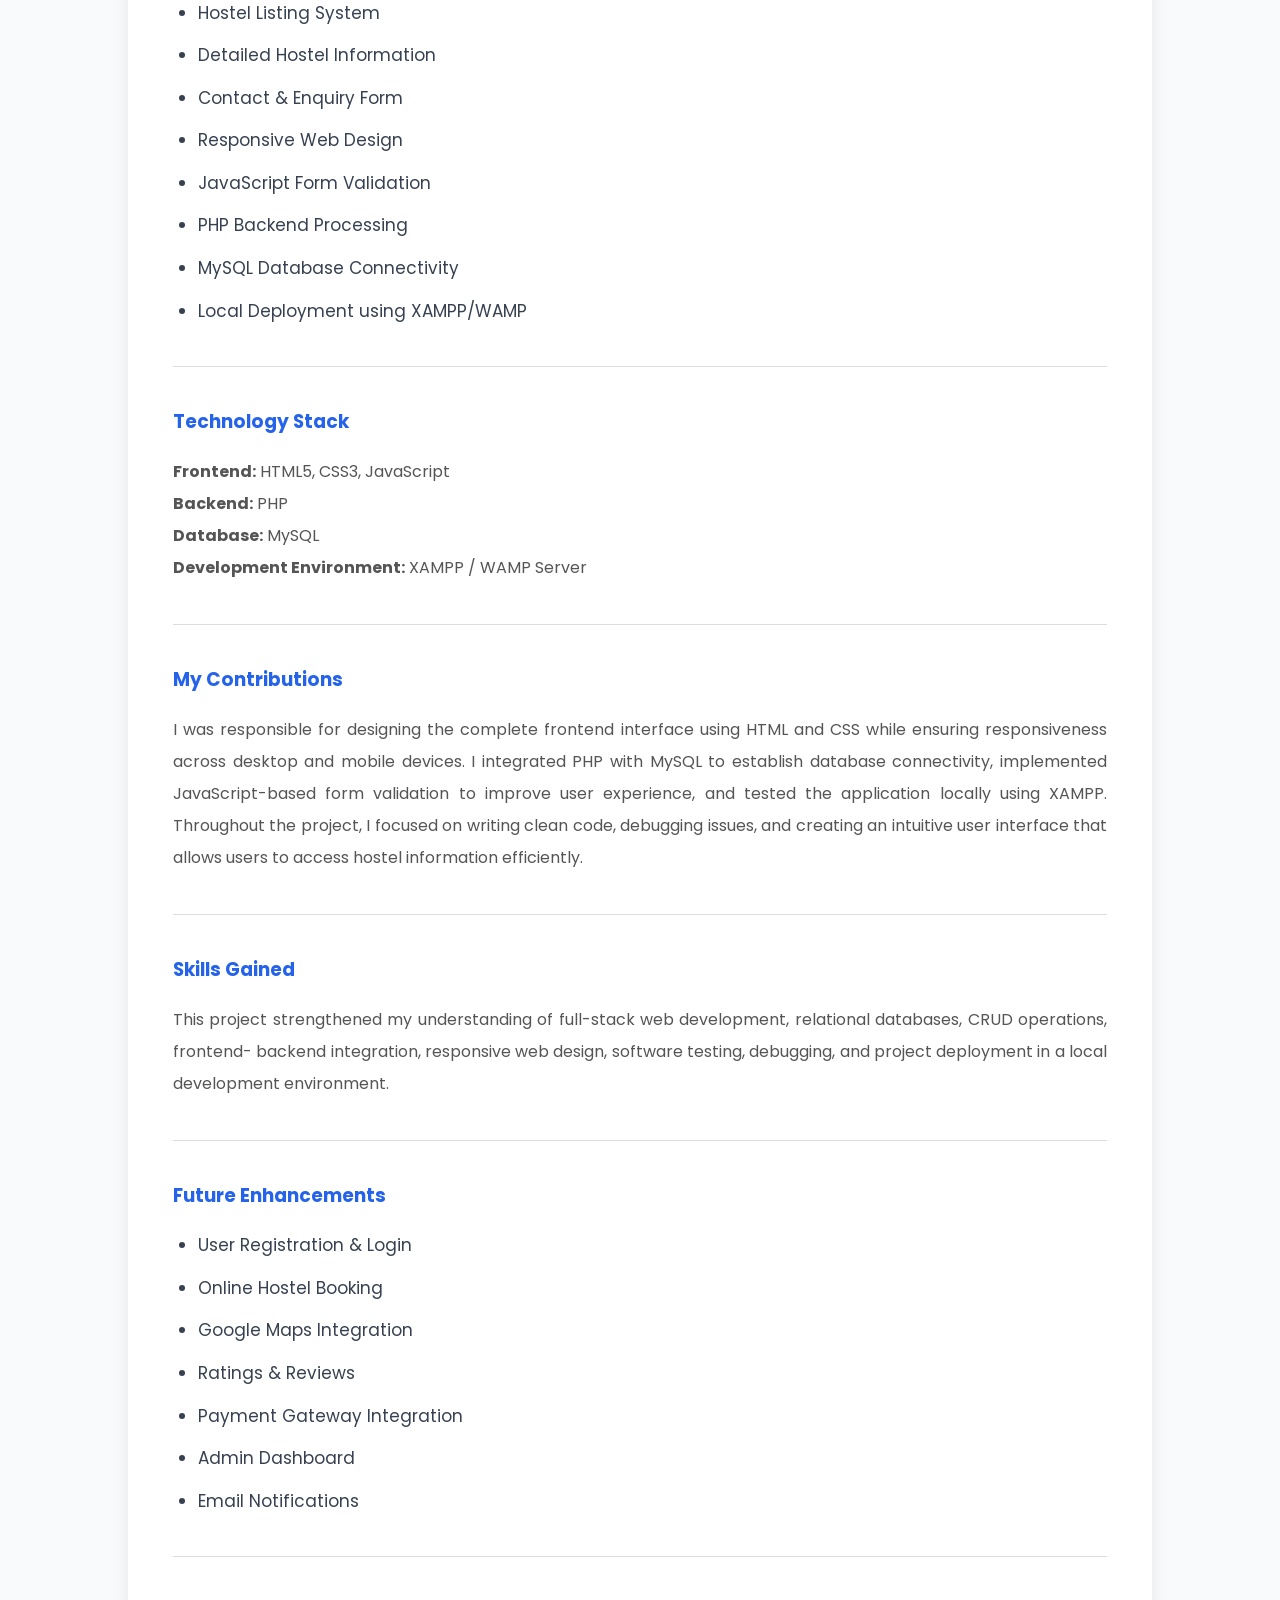
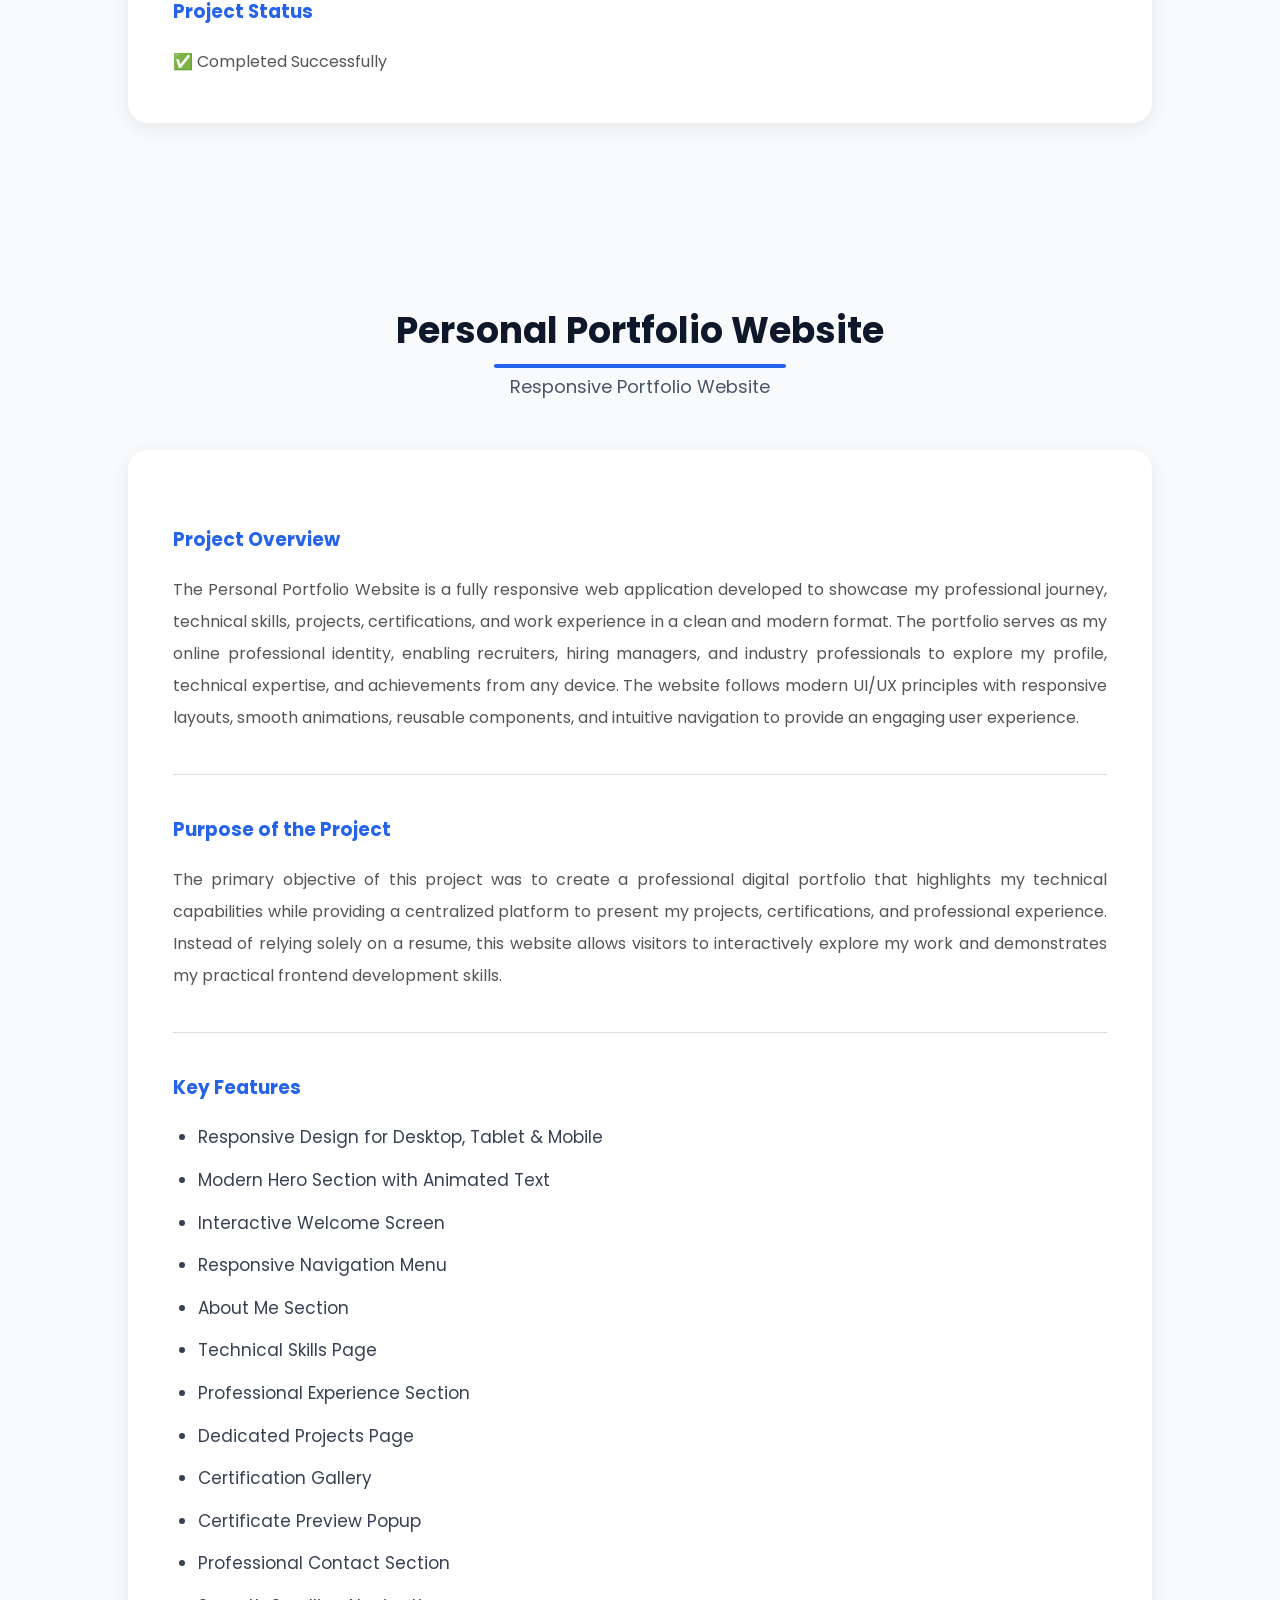
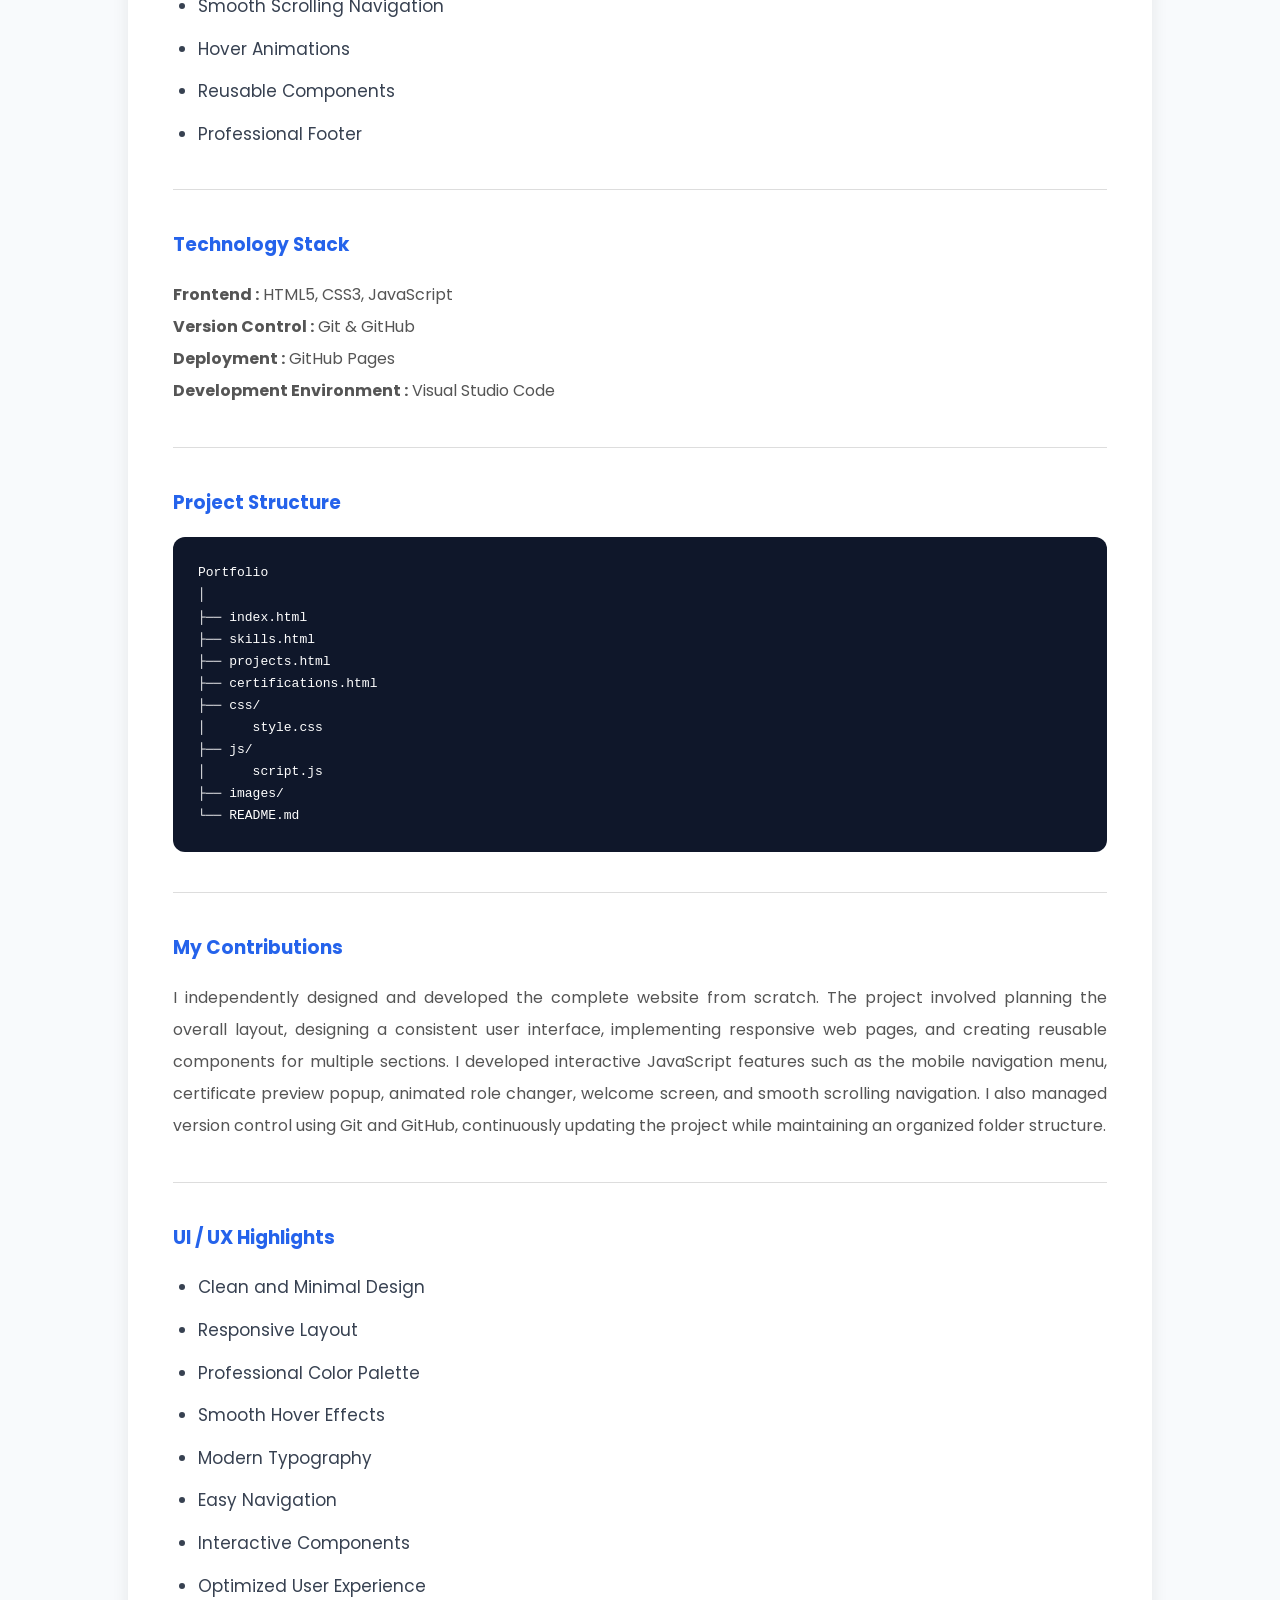
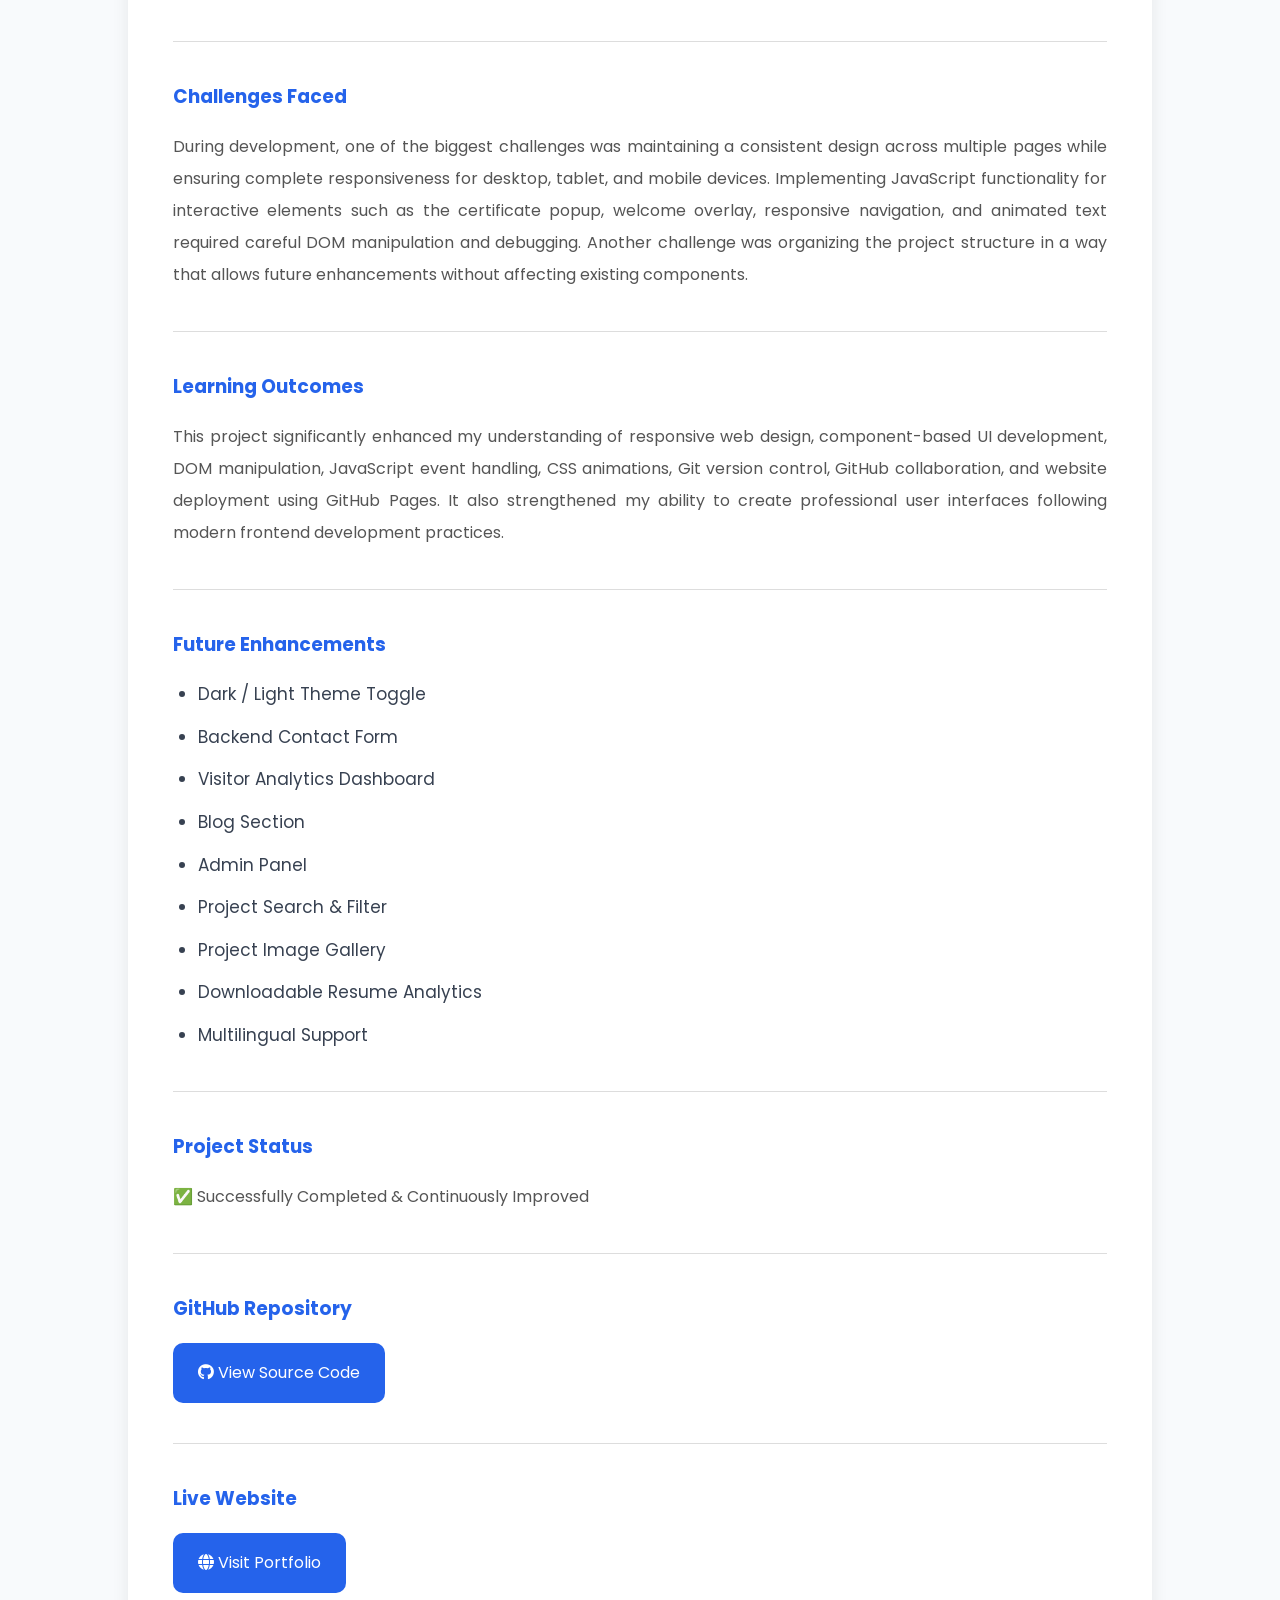
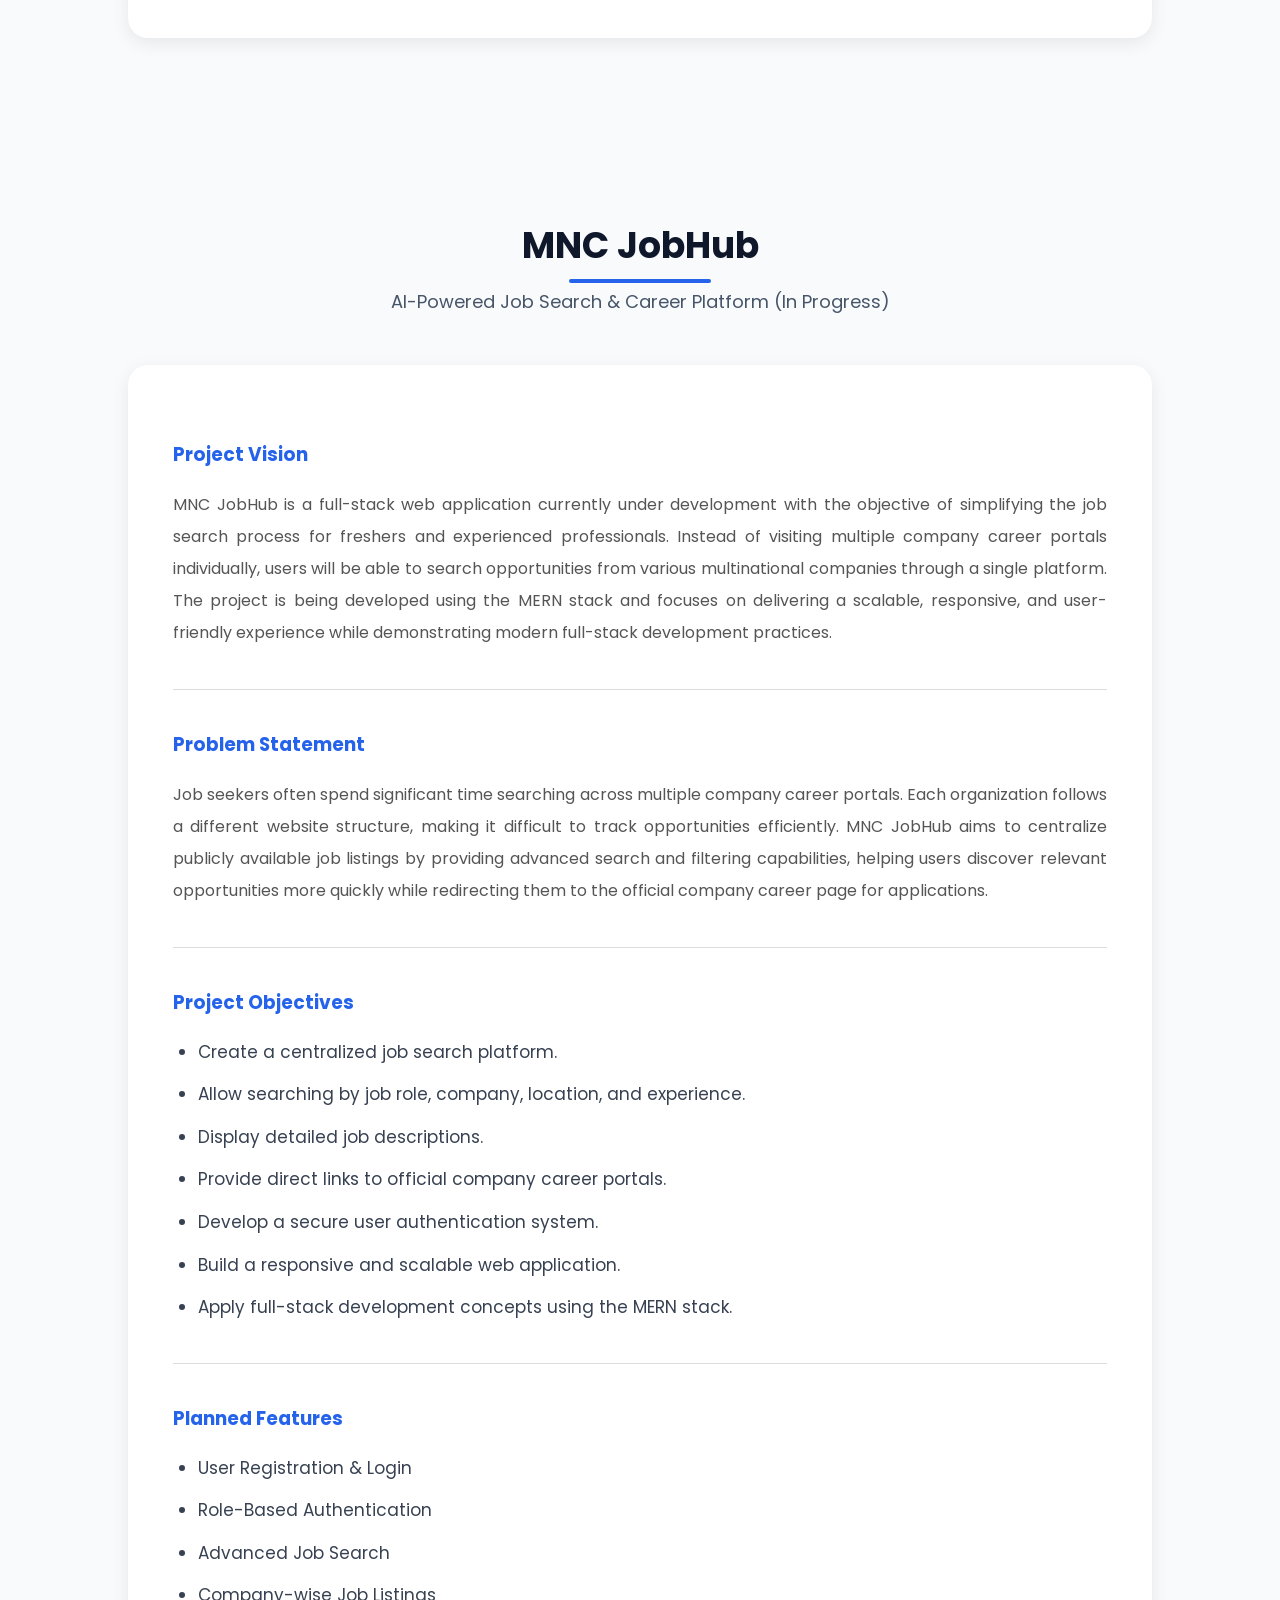
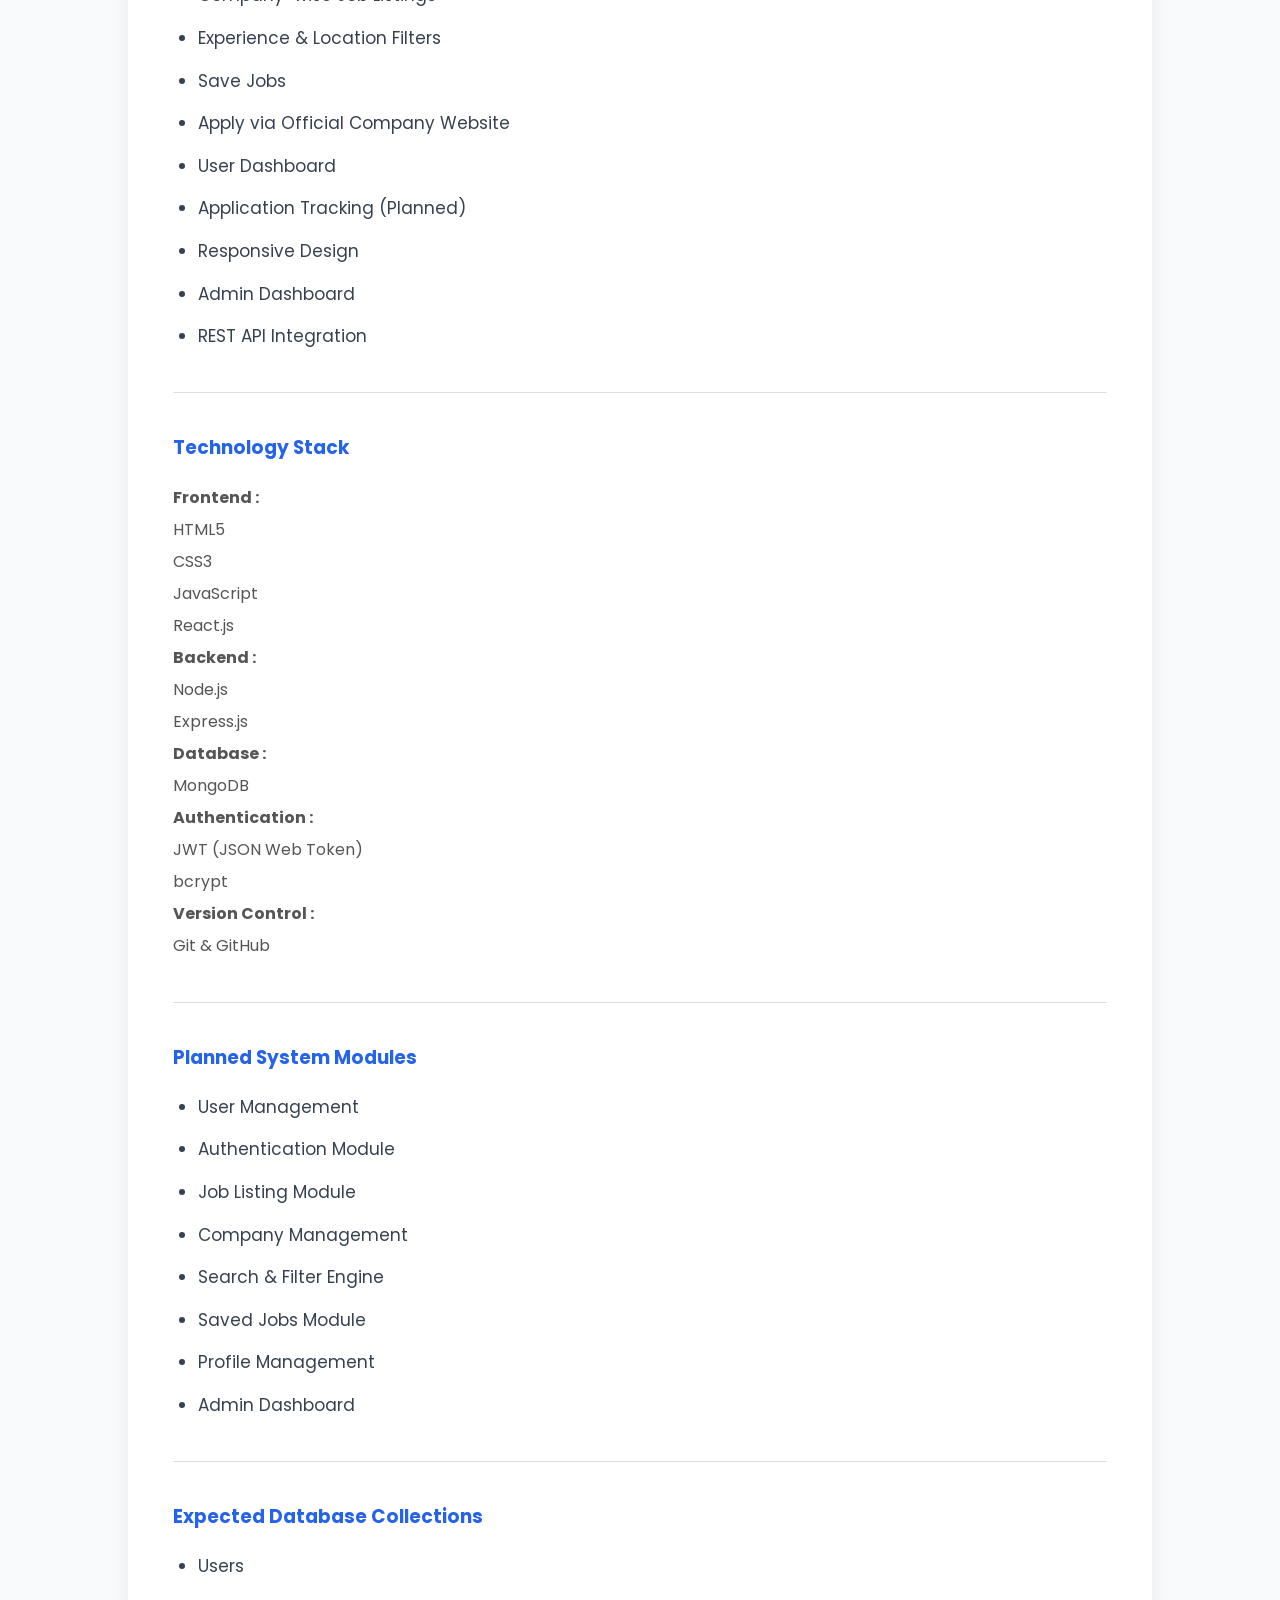
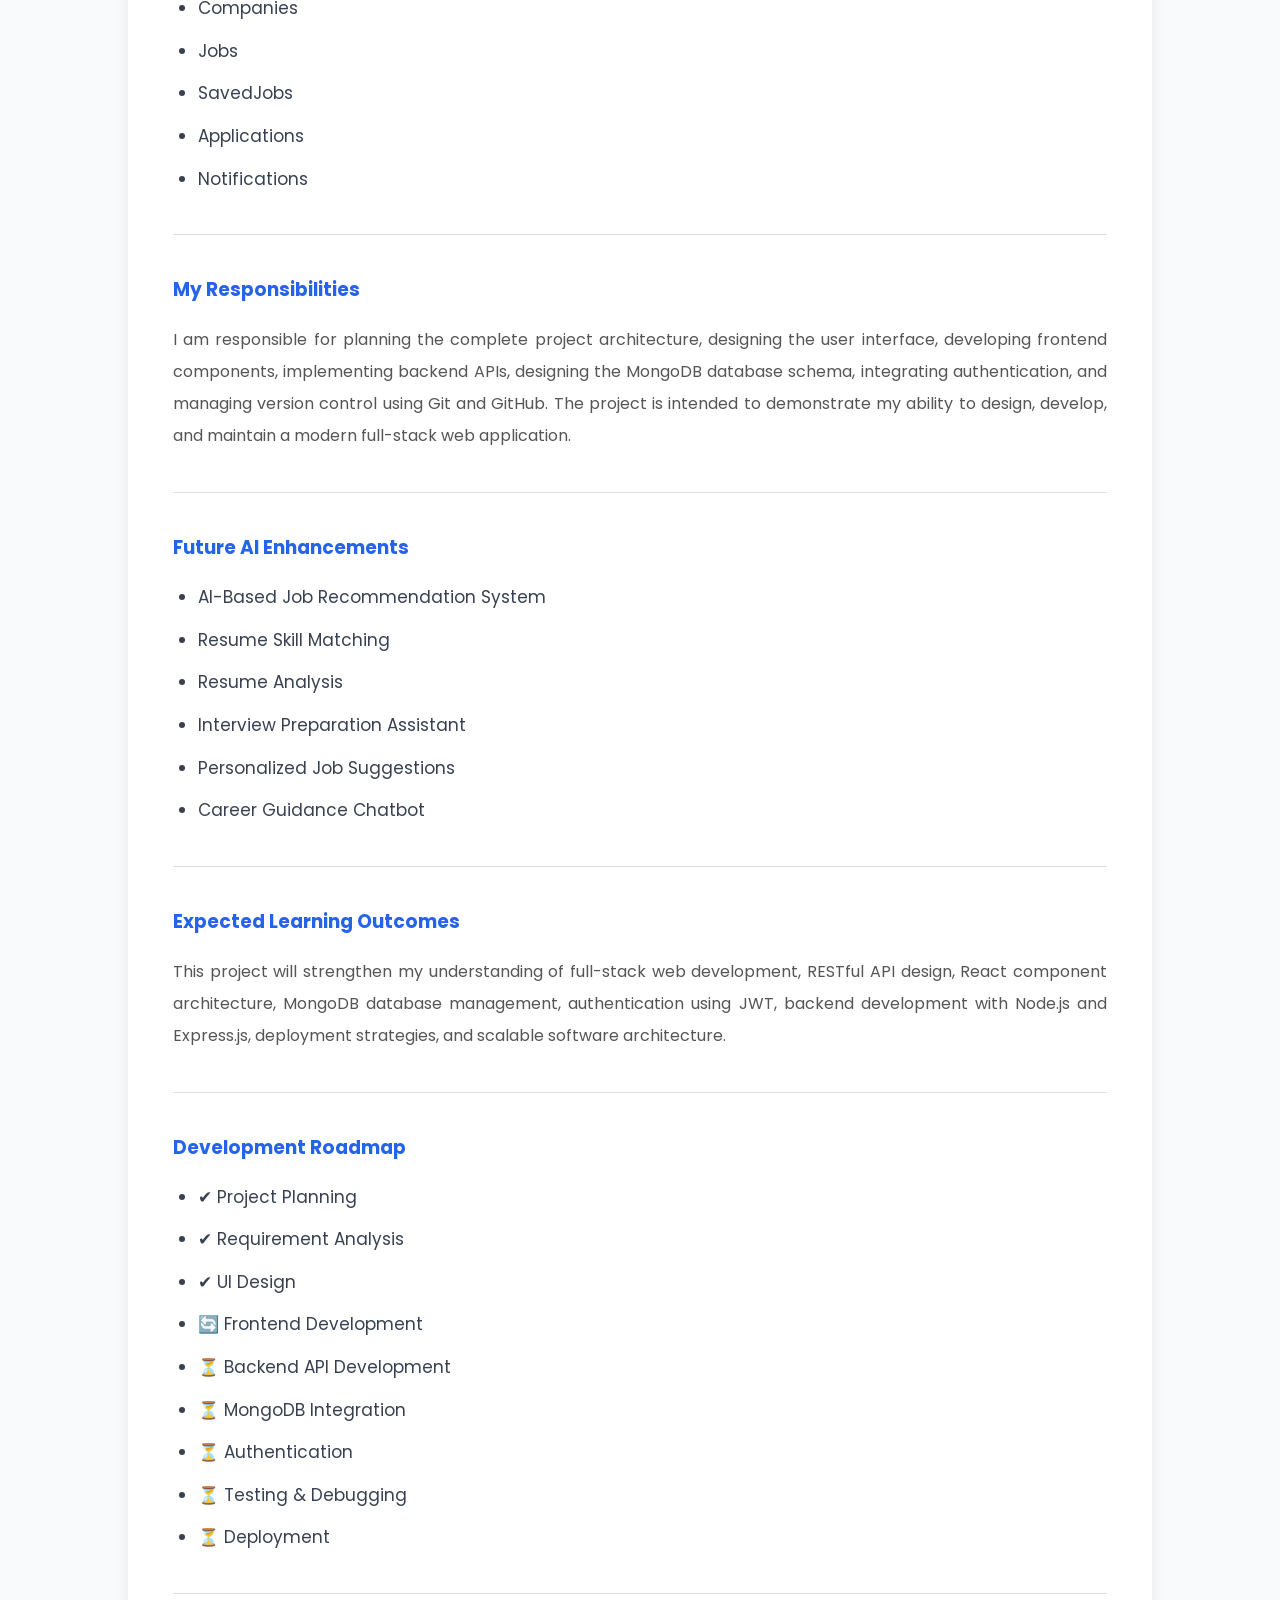
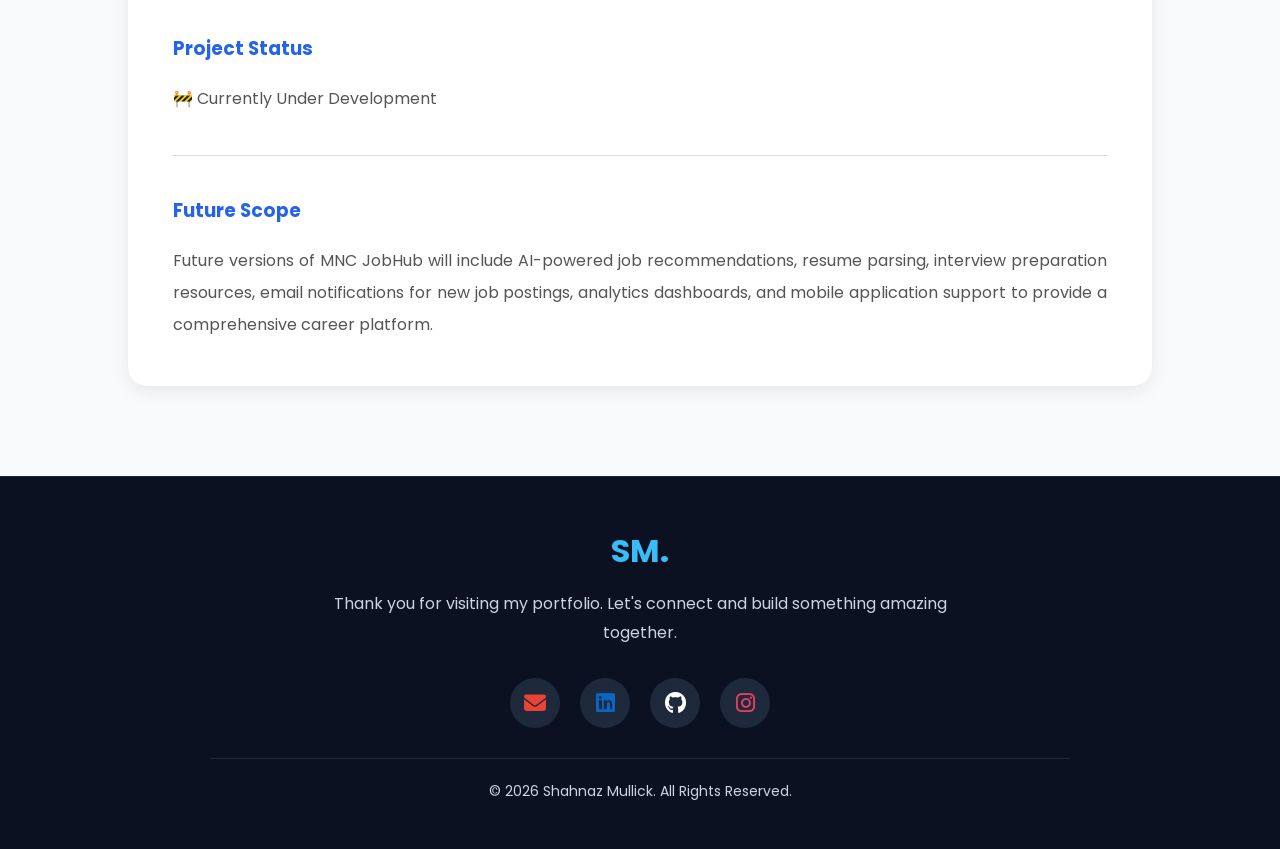
<file: projects.html>
<!DOCTYPE html>
<html lang="en">

<head>

    <meta charset="UTF-8">
    <meta name="viewport" content="width=device-width, initial-scale=1.0">

    <title>Projects | Shahnaz Mullick</title>

    <link rel="stylesheet" href="css/style.css">

    <link rel="preconnect" href="https://fonts.googleapis.com">

    <link rel="preconnect" href="https://fonts.gstatic.com" crossorigin>

    <link href="https://fonts.googleapis.com/css2?family=Poppins:wght@300;400;500;600;700&display=swap" rel="stylesheet">

    <link rel="stylesheet"
        href="https://cdnjs.cloudflare.com/ajax/libs/font-awesome/6.6.0/css/all.min.css">

</head>

<body>

<!-- ===========================
     NAVBAR
=========================== -->

<nav>

    <div class="logo">
        <h2>SM.</h2>
    </div>

    <ul class="nav-links">

        <li><a href="index.html?skipWelcome=true">Home</a></li>

        <li><a href="skills.html?skipWelcome=true">Skills</a></li>

        <li><a href="projects.html?skipWelcome=true" class="active">Projects</a></li>

        <li><a href="certifications.html">Certificates</a></li>

        <li><a href="index.html?skipWelcome=true#contact">Contact</a></li>

    </ul>

    <div class="menu-btn">
        <i class="fa-solid fa-bars"></i>
    </div>

</nav>

<!-- ===========================
     HERO
=========================== -->

<section class="projects-hero">

    <div class="hero-content">

        <h1>My Projects</h1>

        <p>

            Welcome to my project portfolio. Here you'll find a collection of
            academic and personal projects that demonstrate my skills in web
            development, frontend technologies, databases, application support,
            and modern software engineering practices.

        </p>

    </div>

</section>

<!-- ===========================
     FEATURED PROJECTS
=========================== -->

<section class="projects">

    <div class="section-title">

        <h2>Featured Projects</h2>

        <p>

            These projects represent my practical experience in designing,
            developing, and implementing web applications using modern
            technologies.

        </p>

    </div>

    <div class="project-container">

        <!-- Project 1 -->

        <div class="project-card">

            <div class="project-icon">

                <i class="fa-solid fa-building"></i>

            </div>

            <h3>Hostels in Ranchi</h3>

            <p>

                A hostel search web application that allows students and working
                professionals to browse hostel information, compare facilities,
                and submit enquiries.

            </p>

            <div class="tech-stack">

                <span>HTML</span>
                <span>CSS</span>
                <span>JavaScript</span>
                <span>PHP</span>
                <span>MySQL</span>

            </div>

            <a href="#project1" class="project-btn">

                View Details

                <i class="fa-solid fa-arrow-right"></i>

            </a>

        </div>

        <!-- Project 2 -->

        <div class="project-card">

            <div class="project-icon">

                <i class="fa-solid fa-laptop-code"></i>

            </div>

            <h3>Personal Portfolio Website</h3>

            <p>

                A fully responsive portfolio website developed to showcase my
                professional experience, technical skills, certifications,
                projects, and achievements.

            </p>

            <div class="tech-stack">

                <span>HTML</span>
                <span>CSS</span>
                <span>JavaScript</span>
                <span>Git</span>
                <span>GitHub Pages</span>

            </div>

            <a href="#project2" class="project-btn">

                View Details

                <i class="fa-solid fa-arrow-right"></i>

            </a>

        </div>

        <!-- Project 3 -->

        <div class="project-card">

            <div class="project-icon">

                <i class="fa-solid fa-briefcase"></i>

            </div>

            <h3>MNC JobHub</h3>

            <p>

                A MERN Stack based job aggregation platform that collects
                opportunities from multiple MNC career portals into one place.

            </p>

            <div class="tech-stack">

                <span>MongoDB</span>
                <span>Express</span>
                <span>React</span>
                <span>Node.js</span>

            </div>

            <span class="status">

                🚧 In Progress

            </span>

            <a href="#project3" class="project-btn">

                View Details

                <i class="fa-solid fa-arrow-right"></i>

            </a>

        </div>

    </div>

</section>

<!-- =======================================================
                     PROJECT 1
======================================================== -->

<section class="project-details" id="project1">

    <div class="section-title">

        <h2>Hostels in Ranchi</h2>

        <p>Web Application</p>

    </div>

    <div class="details-box">

        <h3>Project Overview</h3>

        <p>

            <strong>Hostels in Ranchi</strong> is a web-based application
            designed to simplify the hostel search process for students,
            interns, and working professionals relocating to Ranchi.

            The platform provides hostel listings with important information
            such as facilities, room availability, pricing, and contact
            details. Instead of visiting multiple hostels physically,
            users can compare options from a single platform before making
            an enquiry.

            This project demonstrates practical implementation of frontend
            and backend web development concepts through the integration of
            HTML, CSS, JavaScript, PHP, and MySQL.

        </p>

        <hr>

        <h3>Problem Statement</h3>

        <p>

            Finding suitable hostel accommodation is often a time-consuming
            process because information is scattered across different websites
            and local sources.

            This application was developed to centralize hostel information
            into one easy-to-use platform, helping users quickly compare
            available options and contact hostel owners without unnecessary
            effort.

        </p>

        <hr>

        <h3>Objectives</h3>

        <ul>

            <li>Develop a centralized hostel information platform.</li>

            <li>Provide a simple and responsive user interface.</li>

            <li>Enable users to view hostel facilities and pricing.</li>

            <li>Implement database connectivity using MySQL.</li>

            <li>Ensure reliable user interaction through form validation.</li>

            <li>Apply full-stack web development concepts.</li>

        </ul>

        <hr>

        <h3>Key Features</h3>

        <ul>

            <li>Hostel Listing System</li>

            <li>Detailed Hostel Information</li>

            <li>Contact & Enquiry Form</li>

            <li>Responsive Web Design</li>

            <li>JavaScript Form Validation</li>

            <li>PHP Backend Processing</li>

            <li>MySQL Database Connectivity</li>

            <li>Local Deployment using XAMPP/WAMP</li>

        </ul>

        <hr>

        <h3>Technology Stack</h3>

        <p>

            <strong>Frontend:</strong>
            HTML5, CSS3, JavaScript

        </p>

        <p>

            <strong>Backend:</strong>
            PHP

        </p>

        <p>

            <strong>Database:</strong>
            MySQL

        </p>

        <p>

            <strong>Development Environment:</strong>
            XAMPP / WAMP Server

        </p>

        <hr>

        <h3>My Contributions</h3>

        <p>

            I was responsible for designing the complete frontend interface
            using HTML and CSS while ensuring responsiveness across desktop
            and mobile devices.

            I integrated PHP with MySQL to establish database connectivity,
            implemented JavaScript-based form validation to improve user
            experience, and tested the application locally using XAMPP.

            Throughout the project, I focused on writing clean code,
            debugging issues, and creating an intuitive user interface that
            allows users to access hostel information efficiently.

        </p>

        <hr>

        <h3>Skills Gained</h3>

        <p>

            This project strengthened my understanding of full-stack web
            development, relational databases, CRUD operations, frontend-
            backend integration, responsive web design, software testing,
            debugging, and project deployment in a local development
            environment.

        </p>

        <hr>

        <h3>Future Enhancements</h3>

        <ul>

            <li>User Registration & Login</li>

            <li>Online Hostel Booking</li>

            <li>Google Maps Integration</li>

            <li>Ratings & Reviews</li>

            <li>Payment Gateway Integration</li>

            <li>Admin Dashboard</li>

            <li>Email Notifications</li>

        </ul>

        <hr>

        <h3>Project Status</h3>

        <p>

            ✅ Completed Successfully

        </p>

    </div>

</section>


<!-- =======================================================
                     PROJECT 2
======================================================== -->

<section class="project-details" id="project2">

    <div class="section-title">

        <h2>Personal Portfolio Website</h2>

        <p>Responsive Portfolio Website</p>

    </div>

    <div class="details-box">

        <h3>Project Overview</h3>

        <p>

            The Personal Portfolio Website is a fully responsive web application
            developed to showcase my professional journey, technical skills,
            projects, certifications, and work experience in a clean and modern
            format. The portfolio serves as my online professional identity,
            enabling recruiters, hiring managers, and industry professionals to
            explore my profile, technical expertise, and achievements from any
            device.

            The website follows modern UI/UX principles with responsive layouts,
            smooth animations, reusable components, and intuitive navigation to
            provide an engaging user experience.

        </p>

        <hr>

        <h3>Purpose of the Project</h3>

        <p>

            The primary objective of this project was to create a professional
            digital portfolio that highlights my technical capabilities while
            providing a centralized platform to present my projects,
            certifications, and professional experience.

            Instead of relying solely on a resume, this website allows visitors
            to interactively explore my work and demonstrates my practical
            frontend development skills.

        </p>

        <hr>

        <h3>Key Features</h3>

        <ul>

            <li>Responsive Design for Desktop, Tablet & Mobile</li>

            <li>Modern Hero Section with Animated Text</li>

            <li>Interactive Welcome Screen</li>

            <li>Responsive Navigation Menu</li>

            <li>About Me Section</li>

            <li>Technical Skills Page</li>

            <li>Professional Experience Section</li>

            <li>Dedicated Projects Page</li>

            <li>Certification Gallery</li>

            <li>Certificate Preview Popup</li>

            <li>Professional Contact Section</li>

            <li>Smooth Scrolling Navigation</li>

            <li>Hover Animations</li>

            <li>Reusable Components</li>

            <li>Professional Footer</li>

        </ul>

        <hr>

        <h3>Technology Stack</h3>

        <p>

            <strong>Frontend :</strong>

            HTML5, CSS3, JavaScript

        </p>

        <p>

            <strong>Version Control :</strong>

            Git & GitHub

        </p>

        <p>

            <strong>Deployment :</strong>

            GitHub Pages

        </p>

        <p>

            <strong>Development Environment :</strong>

            Visual Studio Code

        </p>

        <hr>

        <h3>Project Structure</h3>

<pre>
Portfolio
│
├── index.html
├── skills.html
├── projects.html
├── certifications.html
├── css/
│      style.css
├── js/
│      script.js
├── images/
└── README.md
</pre>

        <hr>

        <h3>My Contributions</h3>

        <p>

            I independently designed and developed the complete website from
            scratch. The project involved planning the overall layout, designing
            a consistent user interface, implementing responsive web pages, and
            creating reusable components for multiple sections.

            I developed interactive JavaScript features such as the mobile
            navigation menu, certificate preview popup, animated role changer,
            welcome screen, and smooth scrolling navigation.

            I also managed version control using Git and GitHub, continuously
            updating the project while maintaining an organized folder
            structure.

        </p>

        <hr>

        <h3>UI / UX Highlights</h3>

        <ul>

            <li>Clean and Minimal Design</li>

            <li>Responsive Layout</li>

            <li>Professional Color Palette</li>

            <li>Smooth Hover Effects</li>

            <li>Modern Typography</li>

            <li>Easy Navigation</li>

            <li>Interactive Components</li>

            <li>Optimized User Experience</li>

        </ul>

        <hr>

        <h3>Challenges Faced</h3>

        <p>

            During development, one of the biggest challenges was maintaining a
            consistent design across multiple pages while ensuring complete
            responsiveness for desktop, tablet, and mobile devices.

            Implementing JavaScript functionality for interactive elements such
            as the certificate popup, welcome overlay, responsive navigation,
            and animated text required careful DOM manipulation and debugging.

            Another challenge was organizing the project structure in a way that
            allows future enhancements without affecting existing components.

        </p>

        <hr>

        <h3>Learning Outcomes</h3>

        <p>

            This project significantly enhanced my understanding of responsive
            web design, component-based UI development, DOM manipulation,
            JavaScript event handling, CSS animations, Git version control,
            GitHub collaboration, and website deployment using GitHub Pages.

            It also strengthened my ability to create professional user
            interfaces following modern frontend development practices.

        </p>

        <hr>

        <h3>Future Enhancements</h3>

        <ul>

            <li>Dark / Light Theme Toggle</li>

            <li>Backend Contact Form</li>

            <li>Visitor Analytics Dashboard</li>

            <li>Blog Section</li>

            <li>Admin Panel</li>

            <li>Project Search & Filter</li>

            <li>Project Image Gallery</li>

            <li>Downloadable Resume Analytics</li>

            <li>Multilingual Support</li>

        </ul>

        <hr>

        <h3>Project Status</h3>

        <p>

            ✅ Successfully Completed & Continuously Improved

        </p>

        <hr>

        <h3>GitHub Repository</h3>

        <p>

            <a href="https://github.com/shah2801/portfolio"
               target="_blank"
               class="project-link">

                <i class="fa-brands fa-github"></i>

                View Source Code

            </a>

        </p>

        <hr>

        <h3>Live Website</h3>

        <p>

            <a href="https://shah2801.github.io/portfolio/" target="_blank" class="project-link">

                <i class="fa-solid fa-globe"></i>

                Visit Portfolio

            </a>

        </p>

    </div>

</section>



<!-- =======================================================
                     PROJECT 3
======================================================== -->

<section class="project-details" id="project3">

    <div class="section-title">

        <h2>MNC JobHub</h2>

        <p>AI-Powered Job Search & Career Platform (In Progress)</p>

    </div>

    <div class="details-box">

        <h3>Project Vision</h3>

        <p>

            MNC JobHub is a full-stack web application currently under development
            with the objective of simplifying the job search process for freshers
            and experienced professionals. Instead of visiting multiple company
            career portals individually, users will be able to search opportunities
            from various multinational companies through a single platform.

            The project is being developed using the MERN stack and focuses on
            delivering a scalable, responsive, and user-friendly experience while
            demonstrating modern full-stack development practices.

        </p>

        <hr>

        <h3>Problem Statement</h3>

        <p>

            Job seekers often spend significant time searching across multiple
            company career portals. Each organization follows a different website
            structure, making it difficult to track opportunities efficiently.

            MNC JobHub aims to centralize publicly available job listings by
            providing advanced search and filtering capabilities, helping users
            discover relevant opportunities more quickly while redirecting them to
            the official company career page for applications.

        </p>

        <hr>

        <h3>Project Objectives</h3>

        <ul>

            <li>Create a centralized job search platform.</li>

            <li>Allow searching by job role, company, location, and experience.</li>

            <li>Display detailed job descriptions.</li>

            <li>Provide direct links to official company career portals.</li>

            <li>Develop a secure user authentication system.</li>

            <li>Build a responsive and scalable web application.</li>

            <li>Apply full-stack development concepts using the MERN stack.</li>

        </ul>

        <hr>

        <h3>Planned Features</h3>

        <ul>

            <li>User Registration & Login</li>

            <li>Role-Based Authentication</li>

            <li>Advanced Job Search</li>

            <li>Company-wise Job Listings</li>

            <li>Experience & Location Filters</li>

            <li>Save Jobs</li>

            <li>Apply via Official Company Website</li>

            <li>User Dashboard</li>

            <li>Application Tracking (Planned)</li>

            <li>Responsive Design</li>

            <li>Admin Dashboard</li>

            <li>REST API Integration</li>

        </ul>

        <hr>

        <h3>Technology Stack</h3>

        <p>

            <strong>Frontend :</strong><br>

            HTML5<br>
            CSS3<br>
            JavaScript<br>
            React.js

        </p>

        <p>

            <strong>Backend :</strong><br>

            Node.js<br>
            Express.js

        </p>

        <p>

            <strong>Database :</strong><br>

            MongoDB

        </p>

        <p>

            <strong>Authentication :</strong><br>

            JWT (JSON Web Token)<br>
            bcrypt

        </p>

        <p>

            <strong>Version Control :</strong><br>

            Git & GitHub

        </p>

        <hr>

        <h3>Planned System Modules</h3>

        <ul>

            <li>User Management</li>

            <li>Authentication Module</li>

            <li>Job Listing Module</li>

            <li>Company Management</li>

            <li>Search & Filter Engine</li>

            <li>Saved Jobs Module</li>

            <li>Profile Management</li>

            <li>Admin Dashboard</li>

        </ul>

        <hr>

        <h3>Expected Database Collections</h3>

        <ul>

            <li>Users</li>

            <li>Companies</li>

            <li>Jobs</li>

            <li>SavedJobs</li>

            <li>Applications</li>

            <li>Notifications</li>

        </ul>

        <hr>

        <h3>My Responsibilities</h3>

        <p>

            I am responsible for planning the complete project architecture,
            designing the user interface, developing frontend components,
            implementing backend APIs, designing the MongoDB database schema,
            integrating authentication, and managing version control using Git
            and GitHub.

            The project is intended to demonstrate my ability to design,
            develop, and maintain a modern full-stack web application.

        </p>

        <hr>

        <h3>Future AI Enhancements</h3>

        <ul>

            <li>AI-Based Job Recommendation System</li>

            <li>Resume Skill Matching</li>

            <li>Resume Analysis</li>

            <li>Interview Preparation Assistant</li>

            <li>Personalized Job Suggestions</li>

            <li>Career Guidance Chatbot</li>

        </ul>

        <hr>

        <h3>Expected Learning Outcomes</h3>

        <p>

            This project will strengthen my understanding of full-stack web
            development, RESTful API design, React component architecture,
            MongoDB database management, authentication using JWT, backend
            development with Node.js and Express.js, deployment strategies, and
            scalable software architecture.

        </p>

        <hr>

        <h3>Development Roadmap</h3>

        <ul>

            <li>✔ Project Planning</li>

            <li>✔ Requirement Analysis</li>

            <li>✔ UI Design</li>

            <li>🔄 Frontend Development</li>

            <li>⏳ Backend API Development</li>

            <li>⏳ MongoDB Integration</li>

            <li>⏳ Authentication</li>

            <li>⏳ Testing & Debugging</li>

            <li>⏳ Deployment</li>

        </ul>

        <hr>

        <h3>Project Status</h3>

        <p>

            🚧 Currently Under Development

        </p>

        <hr>

        <h3>Future Scope</h3>

        <p>

            Future versions of MNC JobHub will include AI-powered job
            recommendations, resume parsing, interview preparation resources,
            email notifications for new job postings, analytics dashboards, and
            mobile application support to provide a comprehensive career
            platform.

        </p>

    </div>

</section>


<!-- FOOTER -->

<footer class="footer">

    <div class="footer-content">

        <h2>SM.</h2>

        <p>
            Thank you for visiting my portfolio.
            Let's connect and build something amazing together.
        </p>

        <div class="footer-social">

            <a href="mailto:shahnazz2801@gmail.com">
                <i class="fa-solid fa-envelope"></i>
            </a>

            <a href="https://www.linkedin.com/in/shahnaz-mullick-7532b7250" target="_blank">
                <i class="fa-brands fa-linkedin"></i>
            </a>

            <a href="https://github.com/shah2801" target="_blank">
                <i class="fa-brands fa-github"></i>
            </a>

            <a href="https://instagram.com/shahnu_2101" target="_blank">
                <i class="fa-brands fa-instagram"></i>
            </a>

        </div>

        <hr>

        <p class="copyright">
            © 2026 Shahnaz Mullick. All Rights Reserved.
        </p>

    </div>

</footer>







</body>

</html>
</file>
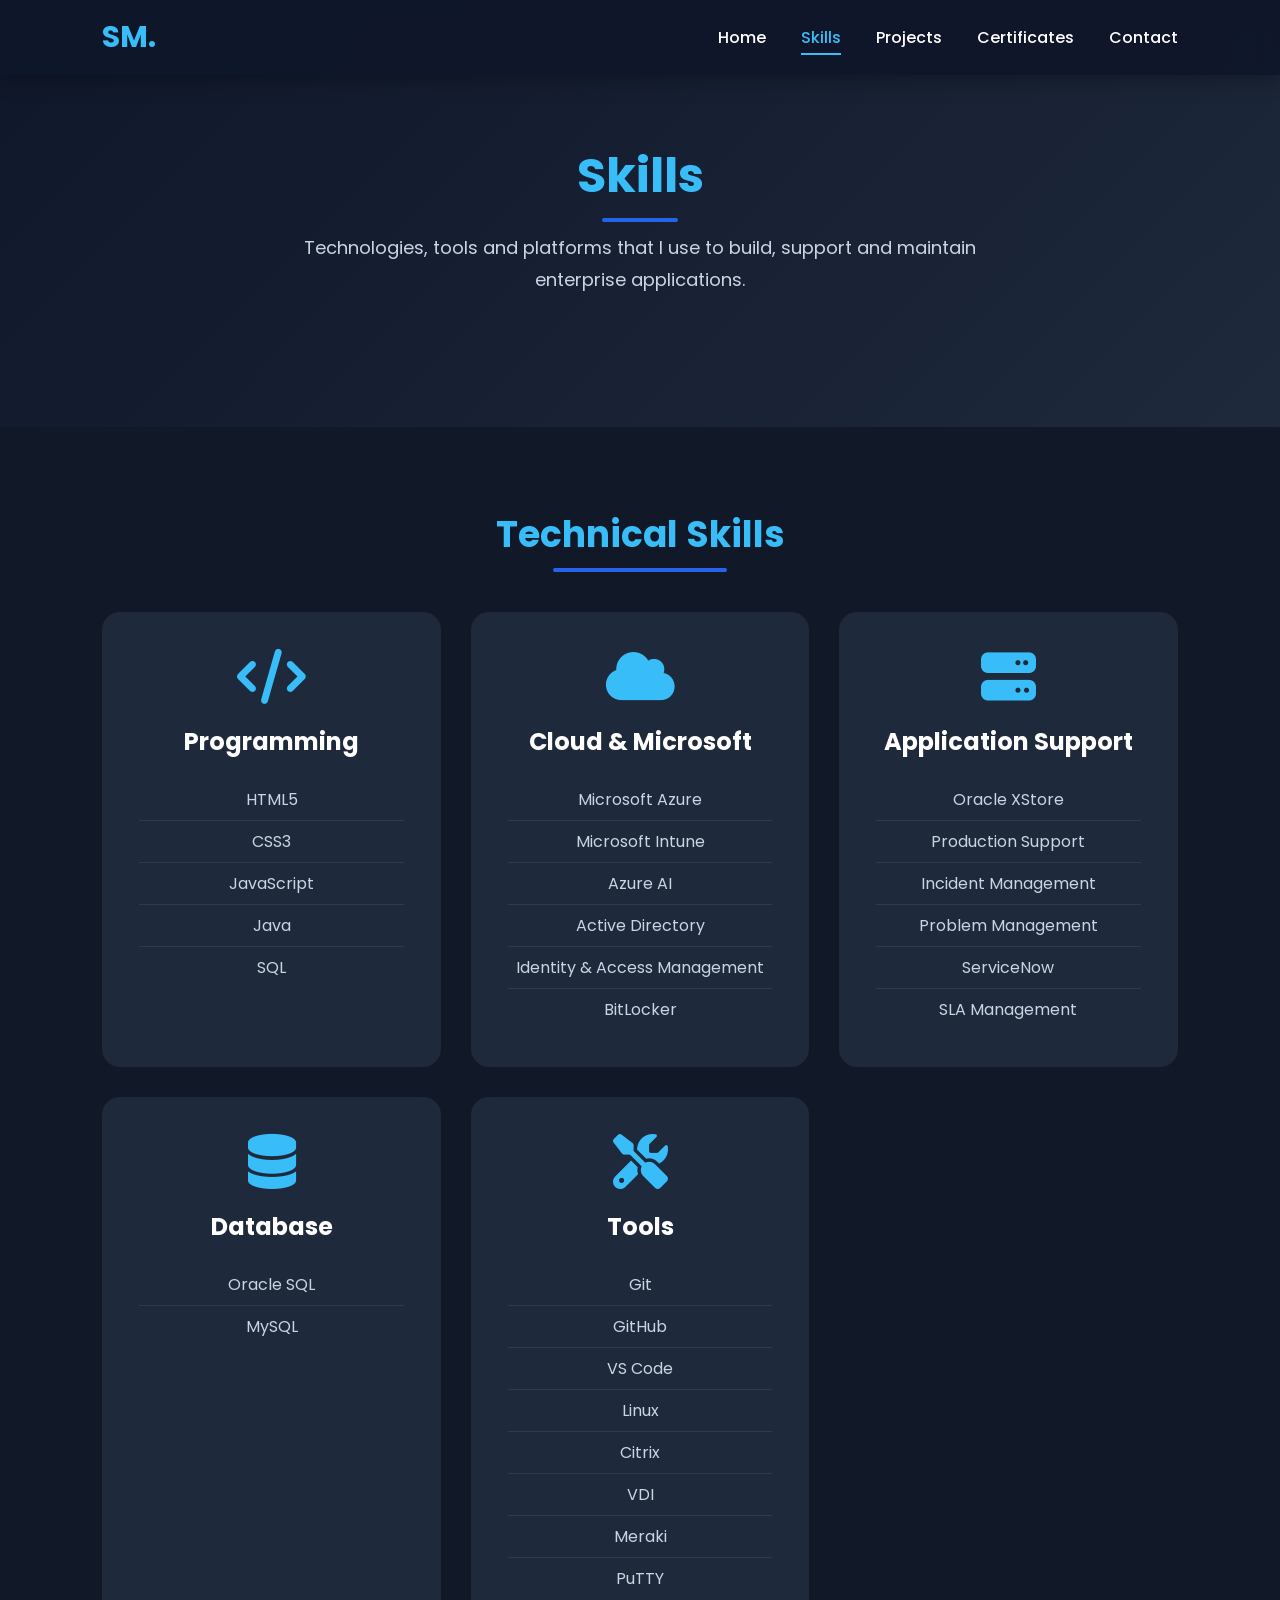
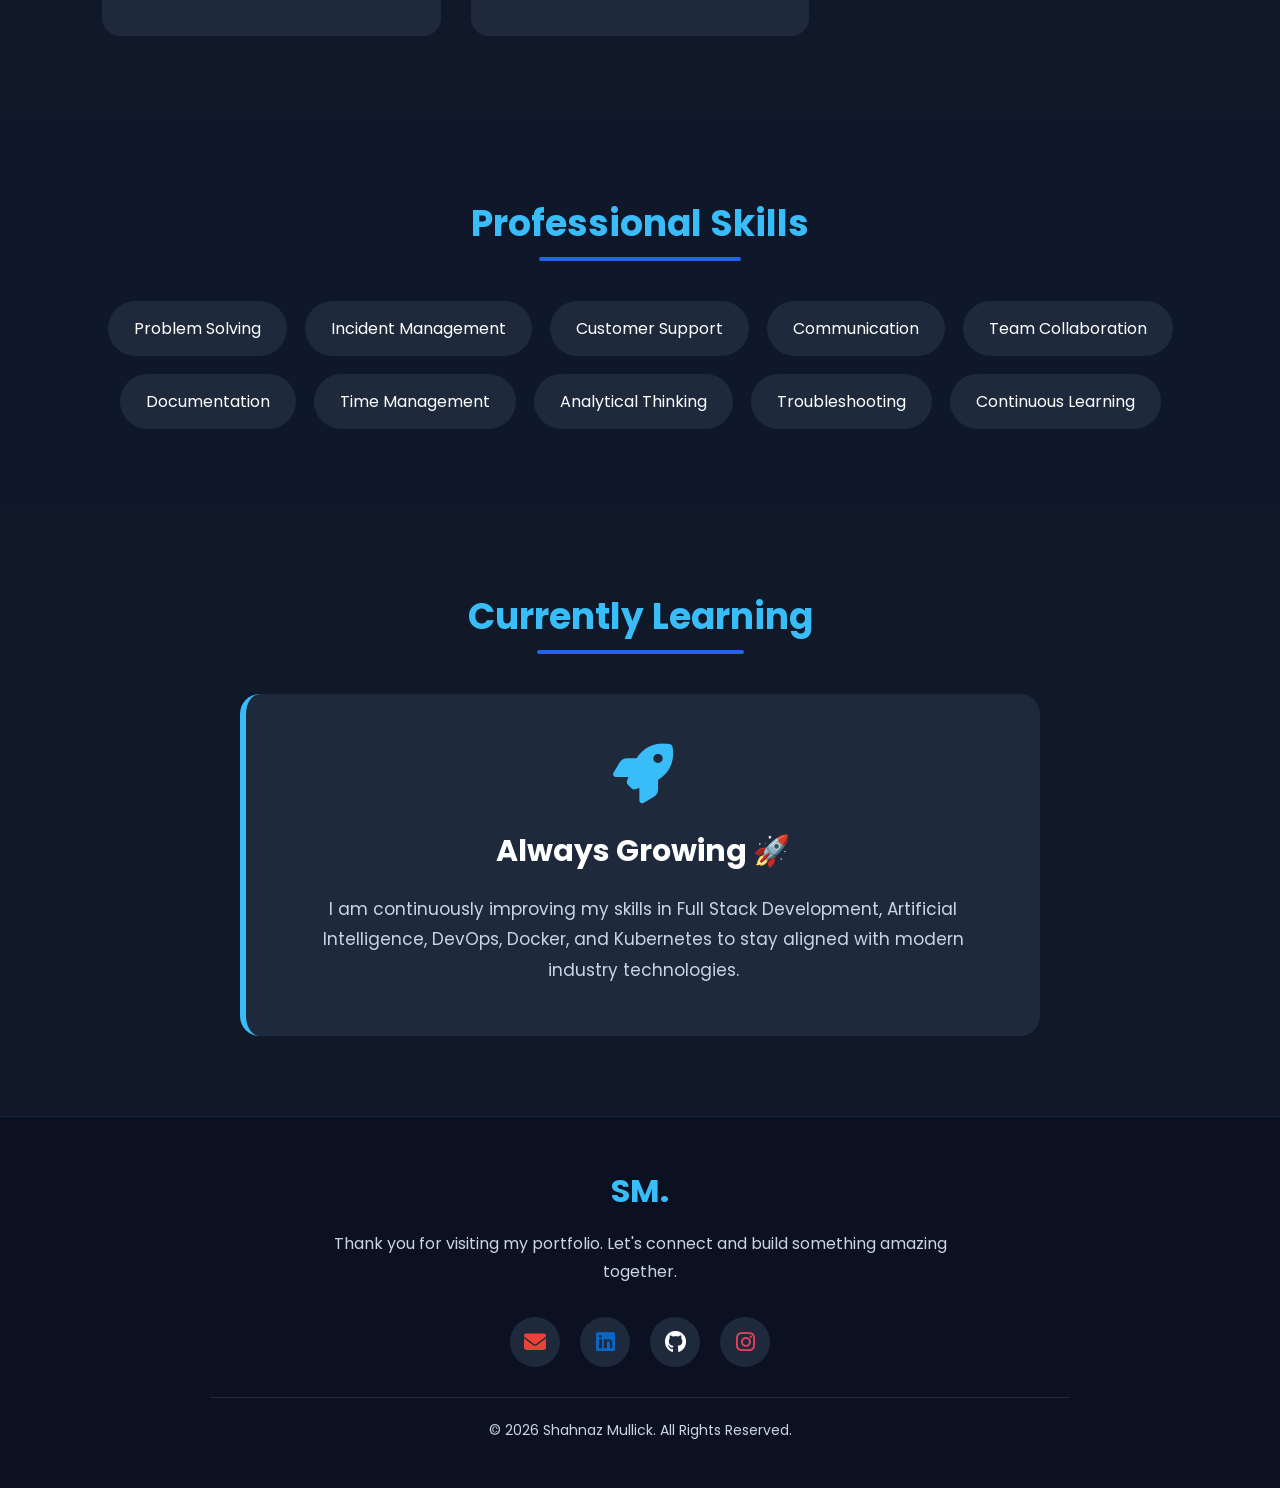
<file: skills.html>
<!DOCTYPE html>
<html lang="en">

<head>

<meta charset="UTF-8">
<meta name="viewport" content="width=device-width, initial-scale=1.0">

<title>Skills | Shahnaz Mullick</title>

<link rel="stylesheet" href="css/style.css">

<link rel="preconnect" href="https://fonts.googleapis.com">

<link rel="stylesheet"
href="https://cdnjs.cloudflare.com/ajax/libs/font-awesome/6.6.0/css/all.min.css">

</head>

<body>

<!-- NAVBAR -->

<nav>

    <div class="logo">
        <h2>SM.</h2>
    </div>

    <ul class="nav-links">

        <li><a href="index.html?skipWelcome=true">Home</a></li>
        <li><a href="skills.html" class="active">Skills</a></li>
        <li><a href="projects.html?skipWelcome=true">Projects</a></li>
        <li><a href="index.html?skipWelcome=true#certifications">Certificates</a></li>
        <li><a href="index.html?skipWelcome=true#contact">Contact</a></li>

    </ul>

    <div class="menu-btn">☰</div>

</nav>

<section class="skills-hero">

    <div class="section-title">

        <h2>Skills</h2>

        <p>
            Technologies, tools and platforms that I use to build,
            support and maintain enterprise applications.
        </p>

    </div>

</section>

<section class="skills">

<div class="section-title">
<h2>Technical Skills</h2>
</div>

<div class="skills-container">


    <div class="skill-card">

<i class="fa-solid fa-code"></i>

<h3>Programming</h3>

<ul>

<li>HTML5</li>

<li>CSS3</li>

<li>JavaScript</li>

<li>Java</li>

<li>SQL</li>

</ul>

</div>


<div class="skill-card">

<i class="fa-solid fa-cloud"></i>

<h3>Cloud & Microsoft</h3>

<ul>

<li>Microsoft Azure</li>

<li>Microsoft Intune</li>

<li>Azure AI</li>

<li>Active Directory</li>

<li>Identity & Access Management</li>

<li>BitLocker</li>

</ul>

</div>


<div class="skill-card">

<i class="fa-solid fa-server"></i>

<h3>Application Support</h3>

<ul>

<li>Oracle XStore</li>

<li>Production Support</li>

<li>Incident Management</li>

<li>Problem Management</li>

<li>ServiceNow</li>

<li>SLA Management</li>

</ul>

</div>


<div class="skill-card">

<i class="fa-solid fa-database"></i>

<h3>Database</h3>

<ul>

<li>Oracle SQL</li>

<li>MySQL</li>

</ul>

</div>


<div class="skill-card">

<i class="fa-solid fa-screwdriver-wrench"></i>

<h3>Tools</h3>

<ul>

<li>Git</li>

<li>GitHub</li>

<li>VS Code</li>

<li>Linux</li>

<li>Citrix</li>

<li>VDI</li>

<li>Meraki</li>

<li>PuTTY</li>

</ul>

</div>

</div>

</section>


<section class="professional-skills">

<div class="section-title">

<h2>Professional Skills</h2>

</div>

<div class="badge-container">

<span>Problem Solving</span>

<span>Incident Management</span>

<span>Customer Support</span>

<span>Communication</span>

<span>Team Collaboration</span>

<span>Documentation</span>

<span>Time Management</span>

<span>Analytical Thinking</span>

<span>Troubleshooting</span>

<span>Continuous Learning</span>

</div>

</section>


<section class="learning">

<div class="section-title">

<h2>Currently Learning</h2>

</div>

<div class="learning-box">

<i class="fa-solid fa-rocket"></i>

<h3>Always Growing 🚀</h3>

<p>

I am continuously improving my skills in
Full Stack Development,
Artificial Intelligence,
DevOps,
Docker,
and Kubernetes
to stay aligned with modern industry technologies.

</p>

</div>

</section>

<!-- FOOTER -->

<footer class="footer">

    <div class="footer-content">

        <h2>SM.</h2>

        <p>
            Thank you for visiting my portfolio.
            Let's connect and build something amazing together.
        </p>

        <div class="footer-social">

            <a href="mailto:shahnazz2801@gmail.com">
                <i class="fa-solid fa-envelope"></i>
            </a>

            <a href="https://www.linkedin.com/in/shahnaz-mullick-7532b7250" target="_blank">
                <i class="fa-brands fa-linkedin"></i>
            </a>

            <a href="https://github.com/shah2801" target="_blank">
                <i class="fa-brands fa-github"></i>
            </a>

            <a href="https://instagram.com/shahnu_2101" target="_blank">
                <i class="fa-brands fa-instagram"></i>
            </a>

        </div>

        <hr>

        <p class="copyright">
            © 2026 Shahnaz Mullick. All Rights Reserved.
        </p>

    </div>

</footer>







</body>

</html>
</file>
<file: css/style.css>
/* ===========================
   GOOGLE FONT
=========================== */
@import url('https://fonts.googleapis.com/css2?family=Poppins:wght@300;400;500;600;700;800&display=swap');

/* ===========================
   RESET
=========================== */

*{
    margin:0;
    padding:0;
    box-sizing:border-box;
}

html{
    scroll-behavior:smooth;
}

body{
    font-family:'Poppins',sans-serif;
    background:#0F172A;
    color:#fff;
    overflow-x:hidden;
}

/* ===========================
   GLOBAL
=========================== */

section{
    width:100%;
    padding:80px 8%;
}

a{
    text-decoration:none;
}

img{
    max-width:100%;
    display:block;
}

/* ===========================
   NAVBAR
=========================== */

nav{

    position:fixed;

    top:0;

    left:0;

    width:100%;

    height:75px;

    display:flex;

    justify-content:space-between;

    align-items:center;

    padding:0 8%;

    background:rgba(15,23,42,.95);

    backdrop-filter:blur(10px);

    z-index:1000;

    box-shadow:0 5px 20px rgba(0,0,0,.3);

}

.logo h2{

    color:#38BDF8;

    font-size:30px;

    font-weight:700;

}

.nav-links{

    display:flex;

    list-style:none;

    gap:35px;

}


.nav-links li a{

    color:white;

    font-weight:500;

    transition:.3s;

}
nav ul li a:hover{

    color:#38BDF8;

}

/* ===========================
   HERO
=========================== */

.hero{

    min-height:100vh;

    display:flex;

    justify-content:space-between;

    align-items:center;

    gap:50px;

    padding-top:120px;

}

.left{

    flex:1;

}

.left h4{

    color:#38BDF8;

    font-size:24px;

    margin-bottom:15px;

}

.left h1{

    font-size:65px;

    line-height:1.1;

    margin-bottom:15px;

}

.left h2{

    color:#94A3B8;

    margin-bottom:25px;

    font-weight:500;

}

.left p{

    color:#CBD5E1;

    line-height:1.9;

    font-size:17px;

    max-width:600px;

    margin-bottom:40px;

}

/* Buttons */

.buttons{

    display:flex;

    gap:20px;

    flex-wrap:wrap;

}

.buttons a{

    padding:15px 35px;

    background:#2563EB;

    color:white;

    border-radius:10px;

    transition:.3s;

    font-weight:600;

}

.buttons a:hover{

    background:#38BDF8;

    transform:translateY(-4px);

}

/* Right */

.right{

    flex:1;

    display:flex;

    justify-content:center;

}

.right img{

    width:380px;

    height:380px;

    object-fit:cover;

    border-radius:50%;

    border:6px solid #38BDF8;

    box-shadow:0 0 40px rgba(56,189,248,.4);

}

/* ===========================
   LARGE LAPTOP
=========================== */

@media(max-width:1200px){

.left h1{

font-size:55px;

}

.right img{

width:320px;
height:320px;

}

}

/* ===========================
   TABLET
=========================== */

@media(max-width:992px){

.hero{

flex-direction:column-reverse;

text-align:center;

padding-top:140px;

}

.left{

display:flex;

flex-direction:column;

align-items:center;

}

.left p{

max-width:100%;

}

.buttons{

justify-content:center;

}

.right img{

width:300px;

height:300px;

}

}

/* ===========================
   MOBILE
=========================== */

@media(max-width:768px){

nav{

padding:0 20px;

}

.nav-links{

    display:flex;

    list-style:none;

    gap:35px;

}
.nav-links li a{

    color:white;

    font-weight:500;

    transition:.3s;

}
.logo h2{

font-size:24px;

}

.left h4{

font-size:18px;

}

.left h1{

font-size:40px;

}

.left h2{

font-size:22px;

}

.left p{

font-size:15px;

}

.buttons{

flex-direction:column;

width:100%;

}

.buttons a{

width:100%;

text-align:center;

}

.right img{

width:250px;

height:250px;

}

}

/* ===========================
   SMALL MOBILE
=========================== */

@media(max-width:480px){

.nav-links{

    display:flex;

    list-style:none;

    gap:35px;

}

.left h1{

font-size:32px;

}

.left h2{

font-size:18px;

}

.left p{

font-size:14px;

}

.right img{

width:220px;

height:220px;

}

}

/* Hamburger */

.menu-btn{

    display:none;

    font-size:32px;

    cursor:pointer;

    color:white;

}

/* Mobile */

@media(max-width:768px){

.menu-btn{

display:block;

}

.nav-links{

position:absolute;

top:75px;

left:0;

width:100%;

background:#111827;

flex-direction:column;

align-items:center;

padding:30px 0;

display:none;

gap:25px;

}

.nav-links.active{

display:flex;

}

}

.nav-links li a{
    position: relative;
}

.nav-links li a::after{

    content:'';

    position:absolute;

    left:0;

    bottom:-6px;

    width:0;

    height:2px;

    background:#38BDF8;

    transition:.3s;

}

.nav-links li a:hover::after{

    width:100%;

}

.buttons a{

    padding:15px 35px;

    background:#2563EB;

    color:white;

    border-radius:10px;

    transition:.3s;

    font-weight:600;

}

.buttons a{

    padding:15px 35px;

    border-radius:10px;

    font-weight:600;

    transition:.35s;

}

.buttons a:first-child{

    background:#2563EB;

    color:white;

}

.buttons a:last-child{

    border:2px solid #38BDF8;

    color:#38BDF8;

}

.buttons a:first-child:hover{

    background:#38BDF8;

}

.buttons a:last-child:hover{

    background:#38BDF8;

    color:white;

}

.right img{

    animation:float 4s ease-in-out infinite;

}

@keyframes float{

0%{

transform:translateY(0px);

}

50%{

transform:translateY(-15px);

}

100%{

transform:translateY(0px);

}

}

.hero{
    min-height:100vh;
    display:flex;
    justify-content:space-between;
    align-items:center;
    gap:50px;
    padding-top:120px;

    background: linear-gradient(135deg, #0F172A, #1E293B);
}



.right img{
    width:380px;
    height:380px;
    object-fit:cover;
    border-radius:50%;
    border:6px solid #38BDF8;

    box-shadow:
        0 0 20px #38BDF8,
        0 0 50px rgba(56,189,248,.4),
        0 0 80px rgba(56,189,248,.2);

    animation: float 4s ease-in-out infinite;
}


/* ===================================
   SECTION TITLE
=================================== */

.section-title{
    text-align:center;
    margin-bottom:60px;
}

.section-title h2{
    font-size:42px;
    color:#38BDF8;
    position:relative;
    display:inline-block;
}

.section-title h2::after{
    content:"";
    position:absolute;
    width:60%;
    height:4px;
    background:#2563EB;
    left:20%;
    bottom:-10px;
    border-radius:5px;
}

/* ===================================
   ABOUT
=================================== */

.about{
    background:#111827;
}

.about-container{
    display:flex;
    justify-content:space-between;
    align-items:center;
    gap:60px;
    flex-wrap:wrap;
}

.about-image{
    flex:1;
    display:flex;
    justify-content:center;
}

.about-image img{
    width:320px;
    height:320px;
    object-fit:cover;
    border-radius:20px;
    border:5px solid #38BDF8;
    box-shadow:0 0 30px rgba(56,189,248,.4);
}

.about-content{
    flex:1.5;
}

.about-content h3{
    font-size:32px;
    margin-bottom:20px;
}

.about-content p{
    color:#CBD5E1;
    line-height:1.9;
    margin-bottom:20px;
    font-size:17px;
}

/* ===================================
   EXPERIENCE
=================================== */

.experience{
    background:#0F172A;
}

.experience-card{
    background:#1E293B;
    padding:35px;
    border-radius:18px;
    border-left:6px solid #38BDF8;
    transition:.3s;
    margin-bottom:50px;
}

.experience-card:last-child{
    margin-bottom:0;
}

.experience-card:hover{

    transform:translateY(-8px);

    box-shadow:0 15px 35px rgba(0,0,0,.3);

}

.experience-card h3{

    font-size:30px;

}

.experience-card h4{

    color:#38BDF8;

    margin:10px 0;

}

.experience-card span{

    color:#94A3B8;

    font-size:15px;

}

.experience-card p{

    margin-top:18px;

    color:#CBD5E1;

    line-height:1.8;

}

/* ===========================
   CONTACT
=========================== */

.contact{
    background:#111827;
}

.contact-container{

    display:grid;

    grid-template-columns:repeat(auto-fit,minmax(250px,1fr));

    gap:30px;

    margin-top:40px;

}

.contact-card{

    background:#1E293B;

    padding:35px;

    text-align:center;

    border-radius:20px;

    transition:.4s;

    border:2px solid transparent;

}

.contact-card:hover{

    transform:translateY(-10px);

    border-color:#38BDF8;

    box-shadow:0 15px 35px rgba(56,189,248,.25);

}

.contact-card i{

    font-size:45px;

    color:#38BDF8;

    margin-bottom:20px;

}

.contact-card h3{

    margin-bottom:15px;

    font-size:24px;

}

.contact-card a{

    color:#CBD5E1;

    text-decoration:none;

    transition:.3s;

    word-break:break-word;

}

.contact-card a:hover{

    color:#38BDF8;

}

/* Email */
.contact-card.email:hover{
    border-color:#EA4335;
    box-shadow:0 15px 35px rgba(234,67,53,.35);
}

/* LinkedIn */
.contact-card.linkedin:hover{
    border-color:#0A66C2;
    box-shadow:0 15px 35px rgba(10,102,194,.35);
}

/* GitHub */
.contact-card.github:hover{
    border-color:#ffffff;
    box-shadow:0 15px 35px rgba(255,255,255,.15);
}

/* Instagram */
.contact-card.instagram:hover{
    border-color:#E4405F;
    box-shadow:0 15px 35px rgba(228,64,95,.35);
}

/* ===========================
   SOCIAL ICON COLORS
=========================== */

/* Email */
.contact-card .fa-envelope{
    color:#EA4335;
}

/* LinkedIn */
.contact-card .fa-linkedin{
    color:#0A66C2;
}

/* GitHub */
.contact-card .fa-github{
    color:#ffffff;
}

/* Instagram */
.contact-card .fa-instagram{
    color:#E4405F;
}

/* Hover Effects */

.contact-card:hover .fa-envelope{
    color:#FF6B5A;
}

.contact-card:hover .fa-linkedin{
    color:#3B82F6;
}

.contact-card:hover .fa-github{
    color:#38BDF8;
}

.contact-card:hover .fa-instagram{
    color:#FF4D94;
}

/* ===========================
   HERO ANIMATIONS
=========================== */

.left h4{
    animation: slideLeft 0.8s ease forwards;
}

.left h1{
    animation: slideLeft 1s ease forwards;
}

.left h2{
    animation: slideLeft 1.2s ease forwards;
}

.left p{
    animation: slideLeft 1.4s ease forwards;
}

.buttons{
    animation: slideLeft 1.6s ease forwards;
}

.right img{
    animation: slideRight 1.2s ease forwards,
               float 4s ease-in-out infinite 1.2s;
}

/* Initial State */

.left h4,
.left h1,
.left h2,
.left p,
.buttons,
.right img{

    opacity:0;

}

/* Slide Left */

@keyframes slideLeft{

    from{

        opacity:0;
        transform:translateX(-80px);

    }

    to{

        opacity:1;
        transform:translateX(0);

    }

}

/* Slide Right */

@keyframes slideRight{

    from{

        opacity:0;
        transform:translateX(80px);

    }

    to{

        opacity:1;
        transform:translateX(0);

    }

}

/* Floating Animation */

@keyframes float{

    0%{

        transform:translateY(0);

    }

    50%{

        transform:translateY(-15px);

    }

    100%{

        transform:translateY(0);

    }

}

/* Sliding text animation */

#changing-text{
    display:inline-block;
    animation: textSlide .5s ease;
}

@keyframes textSlide{

    from{
        opacity:0;
        transform:translateY(20px);
    }

    to{
        opacity:1;
        transform:translateY(0);
    }

}

.hero h1{
    font-size:56px;
    font-weight:700;
    margin-bottom:20px;
    opacity:0;
    transform:translateX(-150px);
    animation:slideRight 1.5s ease forwards;
}


/* ABOUT SECTION */

.about {
    padding: 80px 8%;
}

.section-title {
    text-align: center;
    margin-bottom: 50px;
}

.section-title h2 {
    font-size: 36px;
}


/* About Container */

.about-container {
    display: flex;
    align-items: center;
    justify-content: center;
    gap: 50px;
}


/* Profile Image */

.about-image {
    flex: 1;
    text-align: center;
}

.about-image img {
    width: 350px;
    max-width: 100%;
    height: auto;
    border-radius: 20px;
}


/* About Content */

.about-content {
    flex: 1;
}

.about-content h3 {
    font-size: 28px;
    margin-bottom: 20px;
}

.about-content p {
    font-size: 16px;
    line-height: 1.8;
    text-align: justify;
}


/* Tablet Responsive */

@media (max-width: 992px) {

    .about-container {
        flex-direction: column;
        text-align: center;
    }

    .about-content p {
        text-align: justify;
    }

    .about-content h3 {
        font-size: 24px;
    }

}


/* Mobile Responsive */

@media (max-width: 576px) {

    .about {
        padding: 50px 5%;
    }

    .section-title h2 {
        font-size: 28px;
    }


    .about-image img {
        width: 250px;
    }


    .about-content h3 {
        font-size: 20px;
    }


    .about-content p {
        font-size: 14px;
        line-height: 1.6;
    }

}

/* ===========================
   CERTIFICATIONS
=========================== */

.certifications{
    background:#111827;
}

.certificate-container{

    display:grid;

    grid-template-columns:repeat(auto-fit,minmax(280px,1fr));

    gap:35px;

    margin-top:50px;

}

/* Flip Card */

.flip-card{

    background:transparent;

    height:360px;

    perspective:1200px;

}

.flip-card-inner{

    position:relative;

    width:100%;

    height:100%;

    transition:transform .8s;

    transform-style:preserve-3d;

}

.flip-card:hover .flip-card-inner{

    transform:rotateY(180deg);

}

.flip-card-front,
.flip-card-back{

    position:absolute;

    width:100%;

    height:100%;

    border-radius:20px;

    backface-visibility:hidden;

    overflow:hidden;

}

/* Front */

.flip-card-front{

    background:#1E293B;

    display:flex;

    flex-direction:column;

    justify-content:center;

    align-items:center;

    padding:30px;

    text-align:center;

    border:2px solid transparent;

    transition:.3s;

}

.flip-card:hover .flip-card-front{

    border-color:#38BDF8;

}

.flip-card-front i{

    font-size:55px;

    color:#38BDF8;

    margin-bottom:20px;

}

.flip-card-front h3{

    font-size:24px;

    margin-bottom:10px;

}

.flip-card-front p{

    color:#94A3B8;

    margin-bottom:20px;

}

.flip-card-front span{

    color:#38BDF8;

    font-size:14px;

}

/* Back */

.flip-card-back{

    background:#1E293B;

    transform:rotateY(180deg);

    display:flex;

    justify-content:center;

    align-items:center;

}

.flip-card-back img{

    width:100%;

    height:100%;

    object-fit:cover;

}

/* Hover */

.flip-card:hover{

    transform:translateY(-10px);

}

/* Mobile */

@media(max-width:768px){

    .flip-card{

        height:320px;

    }

}

/* ===========================
   CERTIFICATES
=========================== */

.certifications{

    background:#111827;

}

.certificate-container{

    display:grid;

    grid-template-columns:repeat(auto-fit,minmax(320px,1fr));

    gap:35px;

    margin-top:50px;

}

.certificate-card{

    background:#1E293B;

    border-radius:18px;

    overflow:hidden;

    transition:.4s;

}

.certificate-card:hover{

    transform:translateY(-10px);

    box-shadow:0 15px 40px rgba(56,189,248,.25);

}

.certificate-card img{

    width:100%;

    height:220px;

    object-fit:cover;

}

.certificate-info{

    padding:25px;

    text-align:center;

}

.certificate-info h3{

    font-size:22px;

    margin-bottom:10px;

}

.certificate-info p{

    color:#94A3B8;

    margin-bottom:20px;

}

.certificate-info button{

    padding:12px 28px;

    border:none;

    border-radius:8px;

    background:#2563EB;

    color:white;

    cursor:pointer;

    transition:.3s;

}

.certificate-info button:hover{

    background:#38BDF8;

}

/* Popup */

#certificatePopup{

    display:none;

    position:fixed;

    inset:0;

    background:rgba(0,0,0,.92);

    z-index:9999;

    justify-content:center;

    align-items:center;

}

#popupImage{

    max-width:90%;

    max-height:90%;

    border-radius:10px;

    box-shadow:0 0 40px rgba(56,189,248,.5);

    animation:zoom .35s ease;

}

#closePopup{

    position:absolute;

    top:25px;

    right:40px;

    font-size:50px;

    color:white;

    cursor:pointer;

}

@keyframes zoom{

    from{

        transform:scale(.8);

        opacity:0;

    }

    to{

        transform:scale(1);

        opacity:1;

    }

}

/* View All Certificates Button */

.certificate-btn{
    text-align:center;
    margin-top:50px;
}

.view-all-btn{
    display:inline-flex;
    align-items:center;
    gap:12px;
    padding:15px 35px;
    background:#2563EB;
    color:#fff;
    border-radius:10px;
    font-weight:600;
    transition:.35s ease;
    box-shadow:0 8px 25px rgba(37,99,235,.3);
}

.view-all-btn:hover{
    background:#38BDF8;
    transform:translateY(-5px);
    box-shadow:0 15px 35px rgba(56,189,248,.4);
}

.view-all-btn i{
    transition:.35s;
}

.view-all-btn:hover i{
    transform:translateX(6px);
}





.more-certificates{
    margin:80px auto 40px;
    padding:40px 30px;
    max-width:850px;
    text-align:center;
    background:#1E293B;
    border:2px dashed #38BDF8;
    border-radius:18px;
}

.more-certificates h3{
    color:#38BDF8;
    font-size:28px;
    margin-bottom:15px;
}

.more-certificates p{
    color:#CBD5E1;
    font-size:17px;
    line-height:1.8;
}

@media(max-width:768px){
    .more-certificates{
        margin:60px 20px 30px;
        padding:30px 20px;
    }

    .more-certificates h3{
        font-size:22px;
    }

    .more-certificates p{
        font-size:15px;
    }
}




/* ===========================
   FOOTER
=========================== */

.footer{
    background:#0B1120;
    padding:50px 8% 25px;
    text-align:center;
    border-top:1px solid rgba(56,189,248,.15);
}

.footer-content h2{
    color:#38BDF8;
    font-size:32px;
    margin-bottom:15px;
}

.footer-content p{
    color:#CBD5E1;
    max-width:650px;
    margin:0 auto 20px;
    line-height:1.8;
}

.footer-social{
    display:flex;
    justify-content:center;
    gap:20px;
    margin:30px 0;
}

.footer-social a{
    width:50px;
    height:50px;
    border-radius:50%;
    background:#1E293B;
    display:flex;
    justify-content:center;
    align-items:center;
    color:#fff;
    font-size:22px;
    transition:.3s;
}

.footer-social a:hover{
    transform:translateY(-6px);
}

/* Individual Icon Colors */

.footer-social .fa-envelope{
    color:#EA4335;
}

.footer-social .fa-linkedin{
    color:#0A66C2;
}

.footer-social .fa-github{
    color:#ffffff;
}

.footer-social .fa-instagram{
    color:#E4405F;
}

.footer-social a:hover{
    background:#2563EB;
}

.footer hr{
    border:none;
    height:1px;
    background:rgba(255,255,255,.1);
    margin:30px auto 20px;
    width:80%;
}

.copyright{
    color:#94A3B8;
    font-size:14px;
}

@media(max-width:768px){

    .footer{
        padding:40px 20px 20px;
    }

    .footer-content h2{
        font-size:28px;
    }

    .footer-social{
        gap:15px;
    }

    .footer-social a{
        width:45px;
        height:45px;
        font-size:20px;
    }
}


#home,
#about,
#experience,
#certifications,
#contact{
    scroll-margin-top: 90px;
}




/* ===========================
   SKILLS HERO
=========================== */

.skills-hero{
    padding:140px 8% 80px;
    background:linear-gradient(135deg,#0F172A,#1E293B);
    text-align:center;
}

.skills-hero h2{
    font-size:48px;
    color:#38BDF8;
    margin-bottom:20px;
}

.skills-hero p{
    max-width:700px;
    margin:auto;
    color:#CBD5E1;
    line-height:1.8;
    font-size:18px;
}

/* ===========================
   SKILLS SECTION
=========================== */

.skills{
    background:#111827;
    padding:80px 8%;
}

.skills-container{
    display:grid;
    grid-template-columns:repeat(auto-fit,minmax(280px,1fr));
    gap:30px;
    margin-top:50px;
}

.skill-card{
    background:#1E293B;
    padding:35px;
    border-radius:18px;
    transition:.35s;
    border:2px solid transparent;
    text-align:center;
}

.skill-card:hover{
    transform:translateY(-10px);
    border-color:#38BDF8;
    box-shadow:0 15px 35px rgba(56,189,248,.25);
}

.skill-card i{
    font-size:55px;
    color:#38BDF8;
    margin-bottom:20px;
}

.skill-card h3{
    font-size:24px;
    margin-bottom:20px;
}

.skill-card ul{
    list-style:none;
    padding:0;
}

.skill-card ul li{
    padding:8px 0;
    color:#CBD5E1;
    border-bottom:1px solid rgba(255,255,255,.08);
}

.skill-card ul li:last-child{
    border:none;
}

/* ===========================
   PROFESSIONAL SKILLS
=========================== */

.professional-skills{
    background:#0F172A;
    padding:80px 8%;
}

.badge-container{
    display:flex;
    flex-wrap:wrap;
    justify-content:center;
    gap:18px;
    margin-top:45px;
}

.badge-container span{
    background:#1E293B;
    color:#fff;
    padding:14px 25px;
    border-radius:40px;
    transition:.3s;
    border:1px solid transparent;
}

.badge-container span:hover{
    background:#2563EB;
    border-color:#38BDF8;
    transform:translateY(-5px);
}

/* ===========================
   CURRENTLY LEARNING
=========================== */

.learning{
    background:#111827;
    padding:80px 8%;
}

.learning-box{
    max-width:800px;
    margin:50px auto 0;
    background:#1E293B;
    padding:50px;
    text-align:center;
    border-radius:20px;
    border-left:6px solid #38BDF8;
}

.learning-box i{
    font-size:60px;
    color:#38BDF8;
    margin-bottom:25px;
}

.learning-box h3{
    font-size:30px;
    margin-bottom:20px;
}

.learning-box p{
    color:#CBD5E1;
    line-height:1.8;
    font-size:17px;
}

/* ===========================
   ACTIVE NAV LINK
=========================== */

.nav-links a.active{
    color:#38BDF8;
}

.nav-links a.active::after{
    width:100%;
}

/* ===========================
   RESPONSIVE
=========================== */

@media(max-width:768px){

    .skills-hero{
        padding:120px 20px 60px;
    }

    .skills-hero h2{
        font-size:36px;
    }

    .skills-hero p{
        font-size:16px;
    }

    .skill-card{
        padding:30px;
    }

    .learning-box{
        padding:35px 25px;
    }

    .learning-box h3{
        font-size:24px;
    }

    .learning-box p{
        font-size:15px;
    }
}



/* ===========================
   WELCOME SCREEN
=========================== */

#welcomeScreen{

    position:fixed;

    inset:0;

    background:rgba(15,23,42,.96);

    backdrop-filter:blur(8px);

    display:flex;

    justify-content:center;

    align-items:center;

    z-index:99999;

    transition:.8s;
}

.welcome-box{

    width:90%;
    max-width:650px;

    background:#1E293B;

    padding:50px;

    border-radius:20px;

    text-align:center;

    border:2px solid #38BDF8;

    box-shadow:0 0 40px rgba(56,189,248,.35);

    animation:popup .8s ease;

}

.welcome-box h1{

    font-size:45px;

    color:#38BDF8;

    margin-bottom:15px;

}

.welcome-box h2{

    font-size:30px;

    margin-bottom:20px;

}

.welcome-box p{

    color:#CBD5E1;

    line-height:1.8;

    font-size:17px;

    margin-bottom:35px;

}

.welcome-box button{

    background:#2563EB;

    color:#fff;

    border:none;

    padding:16px 35px;

    border-radius:10px;

    font-size:17px;

    cursor:pointer;

    transition:.35s;

}

.welcome-box button:hover{

    background:#38BDF8;

    transform:translateY(-5px);

}

.welcome-box i{

    margin-left:10px;

}

@keyframes popup{

    from{

        opacity:0;

        transform:translateY(40px) scale(.9);

    }

    to{

        opacity:1;

        transform:translateY(0) scale(1);

    }

}

/* Mobile */

@media(max-width:768px){

    .welcome-box{

        padding:35px 25px;

    }

    .welcome-box h1{

        font-size:34px;

    }

    .welcome-box h2{

        font-size:24px;

    }

    .welcome-box p{

        font-size:15px;

    }

}



/* ===========================
   SCROLL TO TOP BUTTON */


   .reveal{

    opacity:0;

    transform:
        translateY(80px)
        scale(.96);

    filter:blur(18px);

    transition:
        opacity 1s cubic-bezier(.22,1,.36,1),
        transform 1s cubic-bezier(.22,1,.36,1),
        filter 1s cubic-bezier(.22,1,.36,1);

    will-change:transform, opacity, filter;
}

.reveal.active{

    opacity:1;

    transform:
        translateY(0)
        scale(1);

    filter:blur(0);

}


/*==============================
        PROJECT HERO
==============================*/

.projects-hero{

    padding:140px 10% 80px;

    background:linear-gradient(135deg,#0F172A,#1E293B);

    text-align:center;

    color:#fff;

}

.projects-hero h1{

    font-size:52px;

    margin-bottom:20px;

}

.projects-hero p{

    max-width:850px;

    margin:auto;

    font-size:18px;

    line-height:1.9;

    color:#CBD5E1;

}


/*==============================
      PROJECT CARDS
==============================*/

.projects{

    padding:80px 10%;

}

.project-container{

    display:grid;

    grid-template-columns:repeat(auto-fit,minmax(320px,1fr));

    gap:35px;

    margin-top:50px;

}


.project-card{

    background:#fff;

    border-radius:18px;

    padding:35px;

    box-shadow:0 8px 25px rgba(0,0,0,.08);

    transition:.4s;

    border-top:5px solid #2563EB;

    display:flex;

    flex-direction:column;

    gap:18px;

    height:auto;

}

.project-card:hover{

    transform:translateY(-12px);

    box-shadow:0 18px 35px rgba(0,0,0,.18);

}

.project-icon{

    width:75px;

    height:75px;

    border-radius:50%;

    background:#EFF6FF;

    display:flex;

    align-items:center;

    justify-content:center;

    margin-bottom:25px;

}

.project-icon i{

    font-size:32px;

    color:#2563EB;

}

.project-card h3{

    font-size:24px;

    font-weight:700;

    color:#111827;

    margin:0;

}



.project-card p{

    color:#4B5563;

    font-size:16px;

    line-height:1.8;

    margin:0;

}

.tech-stack{

    display:flex;

    flex-wrap:wrap;

    gap:10px;

    margin-bottom:25px;

}

.tech-stack span{

    background:#DBEAFE;

    color:#1D4ED8;

    padding:8px 18px;

    border-radius:30px;

    font-size:14px;

    font-weight:600;

}


.status{

    display:inline-block;

    background:#FEF3C7;

    color:#92400E;

    padding:8px 16px;

    border-radius:30px;

    font-weight:600;

    margin-bottom:20px;

}


.project-btn{

    display:inline-flex;

    align-items:center;

    gap:10px;

    text-decoration:none;

    background:#2563EB;

    color:#fff;

    padding:12px 28px;

    border-radius:10px;

    transition:.3s;

}

.project-btn:hover{

    background:#1D4ED8;

    transform:translateX(5px);

}

/*==============================
      PROJECT DETAILS
==============================*/

.project-details{

    padding:90px 10%;

    background:#F8FAFC;

}


.project-details .section-title h2{
    color:#0F172A;
}

.project-details .section-title p{
    color:#475569;
    font-size:18px;
    margin-top:15px;
}

.projects .section-title h2{
    margin-bottom: 20px;
}

.projects .section-title p{
    max-width: 750px;
    margin: 0 auto;
    line-height: 1.8;
}

.details-box ul{
    margin:20px 0;
    padding-left:25px;
}

.details-box li{

    color:#374151;

    font-size:17px;

    line-height:1.9;

    margin-bottom:12px;

    list-style:disc;

}

.details-box{

    background:#fff;

    border-radius:20px;

    padding:45px;

    margin-top:40px;

    box-shadow:0 5px 18px rgba(0,0,0,.08);

}

.details-box h3{

    color:#2563EB;

    margin-bottom:20px;

    margin-top:30px;

}

.details-box p{

    line-height:2;

    color:#555;

    text-align:justify;

}

.details-box ul{

    padding-left:25px;

}

.details-box li{

    margin-bottom:12px;

    line-height:1.8;

}

.details-box hr{

    margin:40px 0;

    border:none;

    border-top:1px solid #ddd;

}

.details-box pre{

    background:#0F172A;

    color:#fff;

    padding:25px;

    border-radius:12px;

    overflow:auto;

    line-height:1.7;

}

.project-link{

    display:inline-block;

    background:#2563EB;

    color:#fff;

    padding:14px 25px;

    border-radius:10px;

    text-decoration:none;

    transition:.3s;

}

.project-link:hover{

    background:#1E40AF;

}


@media(max-width:768px){

    .projects-hero{

        padding:120px 25px 60px;

    }

    .projects-hero h1{

        font-size:38px;

    }

    .project-card{

        padding:25px;

    }

    .details-box{

        padding:25px;

    }

}
</file>
